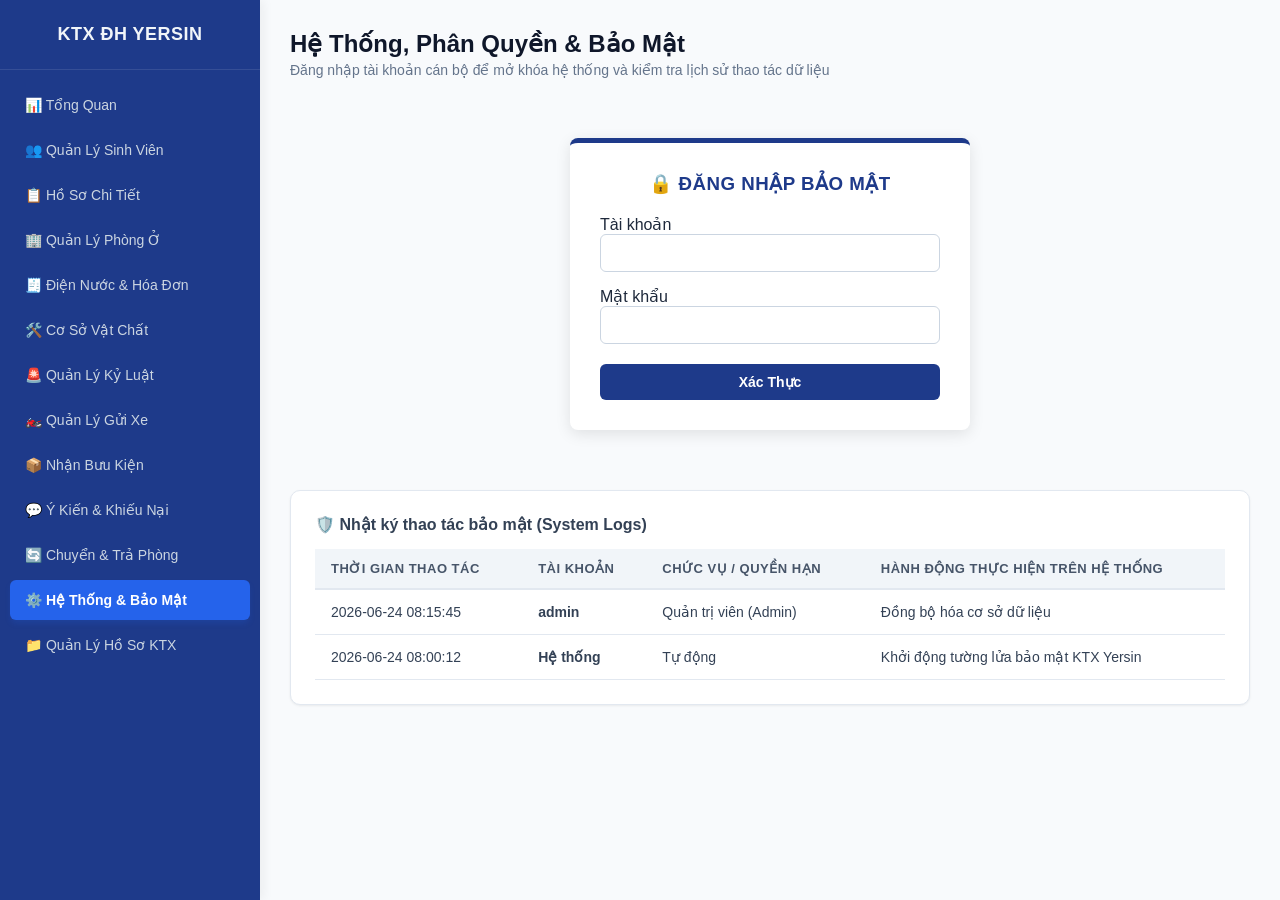
<file: index.html>
<!DOCTYPE html>
<html lang="vi">
<head>
    <meta charset="UTF-8">
    <meta name="viewport" content="width=device-width, initial-scale=1.0">
    <title>KTX Yersin - Tổng Quan Hệ Thống</title>
    <link rel="stylesheet" href="css/style.css">
    <style>
        .dashboard-grid { display: grid; grid-template-columns: repeat(auto-fit, minmax(180px, 1fr)); gap: 15px; margin-top: 20px; }
        .card { background: #fff; padding: 20px; border-radius: 8px; box-shadow: 0 4px 6px -1px rgba(0,0,0,0.1); border-left: 5px solid #2563eb; }
        .card-room { border-left-color: #10b981; }
        .card-bill { border-left-color: #f59e0b; }
        .card-asset { border-left-color: #ec4899; }
        .card-violation { border-left-color: #ef4444; }
        .card-bike { border-left-color: #06b6d4; }
        .card-parcel { border-left-color: #a855f7; }
        .card-complaint { border-left-color: #f43f5e; }
        .card-move { border-left-color: #14b8a6; }
        .card h3 { color: #64748b; font-size: 11px; text-transform: uppercase; margin-bottom: 10px; }
        .card p { font-size: 24px; font-weight: bold; color: #1e293b; }
        .welcome-box { background: linear-gradient(135deg, #1e3a8a, #2563eb); color: white; padding: 25px; border-radius: 8px; margin-bottom: 25px; }
        .flex-container { display: flex; gap: 20px; margin-top: 20px; flex-wrap: wrap; }
        .sub-table { flex: 1; min-width: 300px; background: white; padding: 15px; border-radius: 8px; box-shadow: 0 2px 4px rgba(0,0,0,0.05); }
    </style>
</head>
<body>
    <div class="sidebar">
        <div class="logo"><h3>KTX ĐH YERSIN</h3></div>
        <ul>
            <li><a href="index.html" class="active">📊 Tổng Quan</a></li>
            <li><a href="sinhvien.html">👥 Quản Lý Sinh Viên</a></li>
            <li><a href="hososv.html">📋 Hồ Sơ Chi Tiết</a></li>
            <li><a href="phong.html">🏢 Quản Lý Phòng Ở</   a></li>
            <li><a href="hoadon.html">🧾 Điện Nước & Hóa Đơn</a></li>
            <li><a href="taisan.html">🛠️ Cơ Sở Vật Chất</a></li>
            <li><a href="kyluat.html">🚨 Quản Lý Kỷ Luật</a></li>
            <li><a href="guixe.html">🏍️ Quản Lý Gửi Xe</a></li>
            <li><a href="buukien.html">📦 Nhận Bưu Kiện</a></li>
            <li><a href="khieunai.html">💬 Ý Kiến & Khiếu Nại</a></li>
            <li><a href="chuyenphong.html">🔄 Chuyển & Trả Phòng</a></li>
            <li><a href="hethong.html">⚙️ Hệ Thống & Bảo Mật</a></li>
            <li><a href="quanlyhoso.html">📁 Quản Lý Hồ Sơ KTX</a></li>
        </ul>
    </div>

    <div class="main-content">
        <div class="welcome-box">
            <h2>Hệ thống Môi Trường KTX Đại học Yersin</h2>
            <p style="margin-top: 5px; opacity: 0.9;">Hệ thống quản trị thông minh: Môi trường quản lý toàn diện đời sống, tài sản, phương tiện, khiếu nại và bảo mật nội trú.</p>
        </div>

        <div class="header"><h2>Số Liệu Toàn Hệ Thống</h2></div>
        
        <div class="dashboard-grid">
            <div class="card"><h3>Sinh Viên</h3><p id="total-students">0</p></div>
            <div class="card card-room"><h3>Tổng Phòng</h3><p id="total-rooms">0</p></div>
            <div class="card card-bill"><h3>Hóa Đơn Treo</h3><p id="unpaid-bills">0</p></div>
            <div class="card card-asset"><h3>Thiết Bị Hỏng</h3><p id="broken-assets">0</p></div>
            <div class="card card-violation"><h3>Vi Phạm</h3><p id="total-violations">0</p></div>
            <div class="card card-bike"><h3>Xe Đăng Ký</h3><p id="total-bikes">0</p></div>
            <div class="card card-parcel"><h3>Bưu Kiện Tồn</h3><p id="pending-parcels">0</p></div>
            <div class="card card-complaint"><h3>Khiếu Nại Chưa Xử Lý</h3><p id="pending-complaints">0</p></div>
            <div class="card card-move"><h3>Yêu Cầu Chuyển Phòng</h3><p id="pending-moves">0</p></div>
        </div>

        <div class="flex-container">
            <div class="sub-table">
                <h3>🔔 Sinh viên mới thêm</h3>
                <table>
                    <thead><tr><th>MSSV</th><th>Họ Tên</th><th>Phòng</th></tr></thead>
                    <tbody id="recent-students"></tbody>
                </table>
            </div>
            <div class="sub-table">
                <h3>💬 Khiếu nại/Góp ý mới nhất</h3>
                <table>
                    <thead><tr><th>Phòng</th><th>Nội Dung</th><th>Trạng Thái</th></tr></thead>
                    <tbody id="recent-complaints"></tbody>
                </table>
            </div>
        </div>
    </div>

    <script>
        window.onload = function() {
            const user = JSON.parse(sessionStorage.getItem("currentUser"));
            if(!user) {
                alert("Vui lòng đăng nhập hệ thống!");
                window.location.href = "hethong.html";
                return;
            }

            const sv = JSON.parse(localStorage.getItem("sinhVienData")) || [];
            const phong = JSON.parse(localStorage.getItem("phongData")) || [];
            const hoadon = JSON.parse(localStorage.getItem("hoaDonData")) || [];
            const taisan = JSON.parse(localStorage.getItem("taiSanData")) || [];
            const kyluat = JSON.parse(localStorage.getItem("kyLuatData")) || [];
            const xe = JSON.parse(localStorage.getItem("guiXeData")) || [];
            const buukien = JSON.parse(localStorage.getItem("buuKienData")) || [];
            const khieunai = JSON.parse(localStorage.getItem("khieuNaiData")) || [];
            const chuyenphong = JSON.parse(localStorage.getItem("chuyenPhongData")) || [];

            document.getElementById("total-students").innerText = sv.length;
            document.getElementById("total-rooms").innerText = phong.length;
            document.getElementById("unpaid-bills").innerText = hoadon.filter(b => b.trangThai === "Chưa thanh toán").length;
            document.getElementById("broken-assets").innerText = taisan.filter(t => t.tinhTrang === "Hỏng / Cần sửa").length;
            document.getElementById("total-violations").innerText = kyluat.length;
            document.getElementById("total-bikes").innerText = xe.length;
            document.getElementById("pending-parcels").innerText = buukien.filter(p => p.trangThai === "Chờ lấy").length;
            document.getElementById("pending-complaints").innerText = khieunai.filter(c => c.trangThai === "Chưa xử lý").length;
            document.getElementById("pending-moves").innerText = chuyenphong.filter(m => m.trangThai === "Chờ duyệt").length;

            const recentSvBody = document.getElementById("recent-students");
            if(sv.length === 0) {
                recentSvBody.innerHTML = "<tr><td colspan='3' style='text-align:center;color:#94a3b8;'>Chưa có sinh viên</td></tr>";
            } else {
                sv.slice(-3).reverse().forEach(s => {
                    recentSvBody.innerHTML += `<tr><td>${s.mssv}</td><td>${s.hoTen}</td><td><b>${s.maPhong}</b></td></tr>`;
                });
            }

            const complaintBody = document.getElementById("recent-complaints");
            if(khieunai.length === 0) {
                complaintBody.innerHTML = "<tr><td colspan='3' style='text-align:center;color:#94a3b8;'>Không có khiếu nại mới</td></tr>";
            } else {
                khieunai.slice(-3).reverse().forEach(c => {
                    complaintBody.innerHTML += `<tr><td><b>${c.maPhong}</b></td><td>${c.noiDung}</td><td><span style="color:${c.trangThai==='Chưa xử lý'?'#ef4444':'#10b981'}">${c.trangThai}</span></td></tr>`;
                });
            }
        }
    </script>
</body>
</html>
</file>
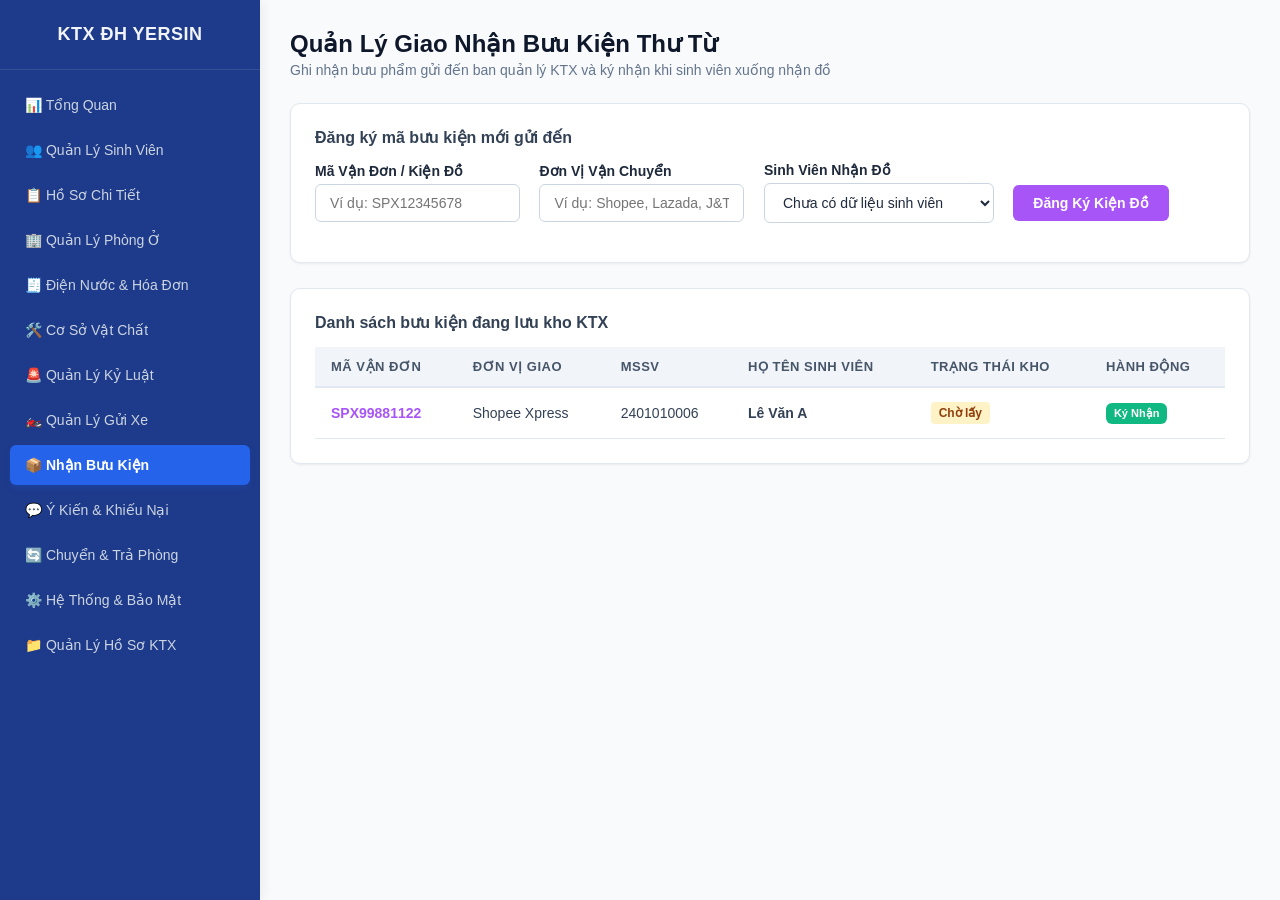
<file: buukien.html>
<!DOCTYPE html>
<html lang="vi">
<head>
    <meta charset="UTF-8">
    <meta name="viewport" content="width=device-width, initial-scale=1.0">
    <title>KTX Yersin - Nhận Bưu Kiện</title>
    <link rel="stylesheet" href="css/style.css">
    <style>
        .badge-waiting { background-color: #fef3c7; color: #92400e; }
        .badge-received { background-color: #d1fae5; color: #065f46; }
    </style>
</head>
<body>
    <div class="sidebar">
        <div class="logo"><h3>KTX ĐH YERSIN</h3></div>
        <ul>
            <li><a href="index.html">📊 Tổng Quan</a></li>
            <li><a href="sinhvien.html">👥 Quản Lý Sinh Viên</a></li>
            <li><a href="hososv.html">📋 Hồ Sơ Chi Tiết</a></li>
            <li><a href="phong.html">🏢 Quản Lý Phòng Ở</a></li>
            <li><a href="hoadon.html">🧾 Điện Nước & Hóa Đơn</a></li>
            <li><a href="taisan.html">🛠️ Cơ Sở Vật Chất</a></li>
            <li><a href="kyluat.html">🚨 Quản Lý Kỷ Luật</a></li>
            <li><a href="guixe.html">🏍️ Quản Lý Gửi Xe</a></li>
            <li><a href="buukien.html" class="active">📦 Nhận Bưu Kiện</a></li>
            <li><a href="khieunai.html">💬 Ý Kiến & Khiếu Nại</a></li>
            <li><a href="chuyenphong.html">🔄 Chuyển & Trả Phòng</a></li>
            <li><a href="hethong.html">⚙️ Hệ Thống & Bảo Mật</a></li>
            <li><a href="quanlyhoso.html">📁 Quản Lý Hồ Sơ KTX</a></li>
        </ul>
    </div>

    <div class="main-content">
        <div class="header">
            <h2>Quản Lý Giao Nhận Bưu Kiện Thư Từ</h2>
            <p>Ghi nhận bưu phẩm gửi đến ban quản lý KTX và ký nhận khi sinh viên xuống nhận đồ</p>
        </div>

        <div class="form-container">
            <h3>Đăng ký mã bưu kiện mới gửi đến</h3>
            <div style="margin-top: 15px;">
                <div style="display:inline-block; margin-right:15px; margin-bottom:15px;">
                    <label style="display:block; margin-bottom:5px; font-weight:600; font-size:14px;">Mã Vận Đơn / Kiện Đồ</label>
                    <input type="text" id="bk-mavandon" placeholder="Ví dụ: SPX12345678">
                </div>
                <div style="display:inline-block; margin-right:15px; margin-bottom:15px;">
                    <label style="display:block; margin-bottom:5px; font-weight:600; font-size:14px;">Đơn Vị Vận Chuyển</label>
                    <input type="text" id="bk-dv" placeholder="Ví dụ: Shopee, Lazada, J&T">
                </div>
                <div style="display:inline-block; margin-right:15px; margin-bottom:15px;">
                    <label style="display:block; margin-bottom:5px; font-weight:600; font-size:14px;">Sinh Viên Nhận Đồ</label>
                    <select id="bk-mssv" style="width:230px;"></select>
                </div>
                <button type="button" class="btn" onclick="themBuuKien()" style="background-color:#a855f7;">Đăng Ký Kiện Đồ</button>
            </div>
        </div>

        <div class="table-container">
            <h3>Danh sách bưu kiện đang lưu kho KTX</h3>
            <table>
                <thead>
                    <tr>
                        <th>Mã Vận Đơn</th>
                        <th>Đơn Vị Giao</th>
                        <th>MSSV</th>
                        <th>Họ Tên Sinh Viên</th>
                        <th>Trạng Thái Kho</th>
                        <th>Hành Động</th>
                    </tr>
                </thead>
                <tbody id="buukien-table-body"></tbody>
            </table>
        </div>
    </div>
    <script src="js/buukien.js"></script>
</body>
</html>
</file>
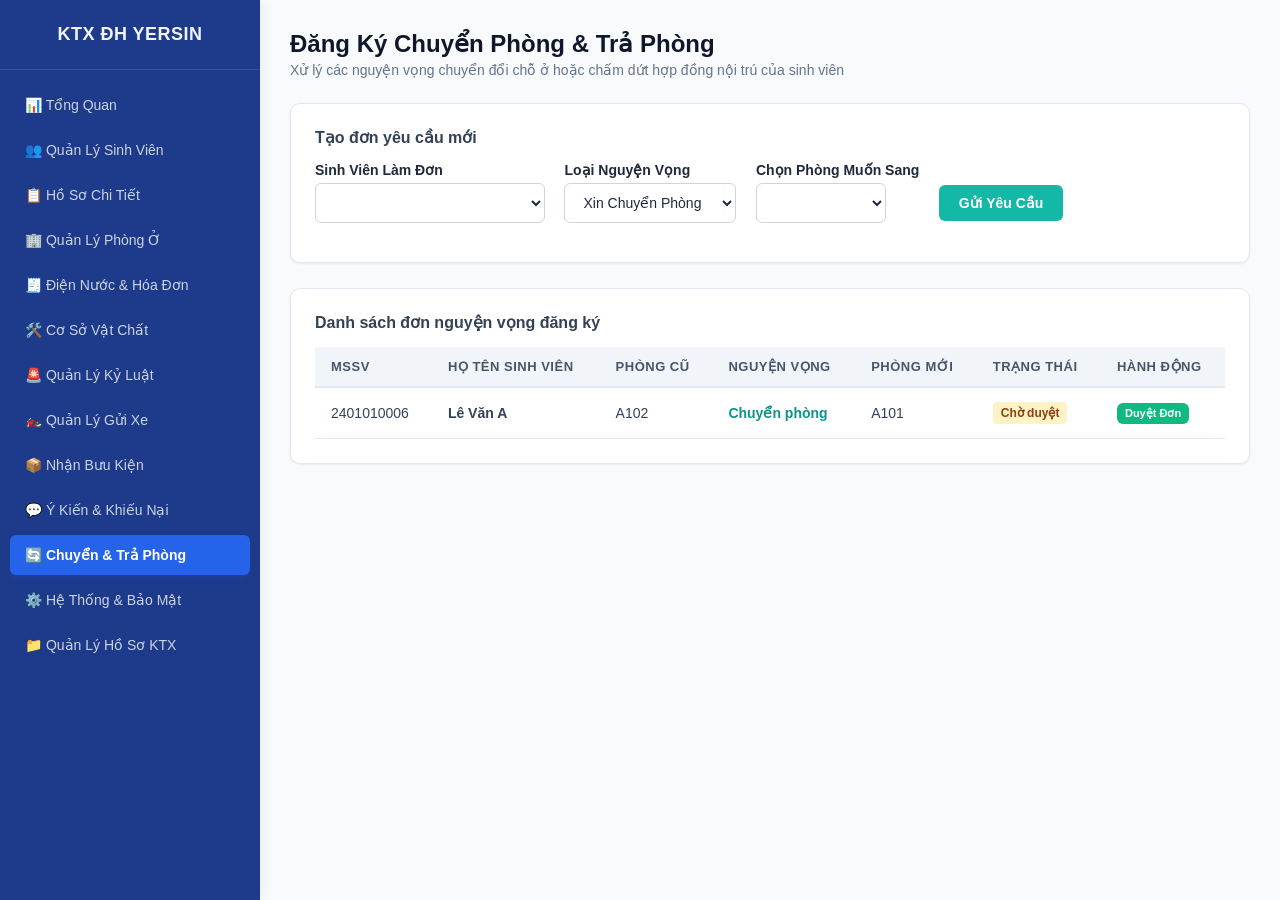
<file: chuyenphong.html>
<!DOCTYPE html>
<html lang="vi">
<head>
    <meta charset="UTF-8">
    <meta name="viewport" content="width=device-width, initial-scale=1.0">
    <title>KTX Yersin - Chuyển & Trả Phòng</title>
    <link rel="stylesheet" href="css/style.css">
    <style>
        .badge-wait { background-color: #fef3c7; color: #92400e; }
        .badge-approved { background-color: #d1fae5; color: #065f46; }
    </style>
</head>
<body>
    <div class="sidebar">
        <div class="logo"><h3>KTX ĐH YERSIN</h3></div>
        <ul>
            <li><a href="index.html">📊 Tổng Quan</a></li>
            <li><a href="sinhvien.html">👥 Quản Lý Sinh Viên</a></li>
            <li><a href="hososv.html">📋 Hồ Sơ Chi Tiết</a></li>
            <li><a href="phong.html">🏢 Quản Lý Phòng Ở</a></li>
            <li><a href="hoadon.html">🧾 Điện Nước & Hóa Đơn</a></li>
            <li><a href="taisan.html">🛠️ Cơ Sở Vật Chất</a></li>
            <li><a href="kyluat.html">🚨 Quản Lý Kỷ Luật</a></li>
            <li><a href="guixe.html">🏍️ Quản Lý Gửi Xe</a></li>
            <li><a href="buukien.html">📦 Nhận Bưu Kiện</a></li>
            <li><a href="khieunai.html">💬 Ý Kiến & Khiếu Nại</a></li>
            <li><a href="chuyenphong.html" class="active">🔄 Chuyển & Trả Phòng</a></li>
            <li><a href="hethong.html">⚙️ Hệ Thống & Bảo Mật</a></li>
            <li><a href="quanlyhoso.html">📁 Quản Lý Hồ Sơ KTX</a></li>
        </ul>
    </div>

    <div class="main-content">
        <div class="header">
            <h2>Đăng Ký Chuyển Phòng & Trả Phòng</h2>
            <p>Xử lý các nguyện vọng chuyển đổi chỗ ở hoặc chấm dứt hợp đồng nội trú của sinh viên</p>
        </div>

        <div class="form-container">
            <h3>Tạo đơn yêu cầu mới</h3>
            <div style="margin-top: 15px;">
                <div style="display:inline-block; margin-right:15px; margin-bottom:15px;">
                    <label style="display:block; margin-bottom:5px; font-weight:600; font-size:14px;">Sinh Viên Làm Đơn</label>
                    <select id="cp-mssv" style="width:230px;"></select>
                </div>
                <div style="display:inline-block; margin-right:15px; margin-bottom:15px;">
                    <label style="display:block; margin-bottom:5px; font-weight:600; font-size:14px;">Loại Nguyện Vọng</label>
                    <select id="cp-loai" onchange="toggleRoomSelect()">
                        <option value="Chuyển phòng">Xin Chuyển Phòng</option>
                        <option value="Trả phòng">Xin Trả Phòng KTX</option>
                    </select>
                </div>
                <div id="div-phongmoi" style="display:inline-block; margin-right:15px; margin-bottom:15px;">
                    <label style="display:block; margin-bottom:5px; font-weight:600; font-size:14px;">Chọn Phòng Muốn Sang</label>
                    <select id="cp-phongmoi" style="width:130px;"></select>
                </div>
                <button type="button" class="btn" onclick="themYeuCauChuyen()" style="background-color:#14b8a6;">Gửi Yêu Cầu</button>
            </div>
        </div>

        <div class="table-container">
            <h3>Danh sách đơn nguyện vọng đăng ký</h3>
            <table>
                <thead>
                    <tr>
                        <th>MSSV</th>
                        <th>Họ Tên Sinh Viên</th>
                        <th>Phòng Cũ</th>
                        <th>Nguyện Vọng</th>
                        <th>Phòng Mới</th>
                        <th>Trạng Thái</th>
                        <th>Hành Động</th>
                    </tr>
                </thead>
                <tbody id="cp-table-body"></tbody>
            </table>
        </div>
    </div>
    <script src="js/chuyenphong.js"></script>
</body>
</html>
</file>
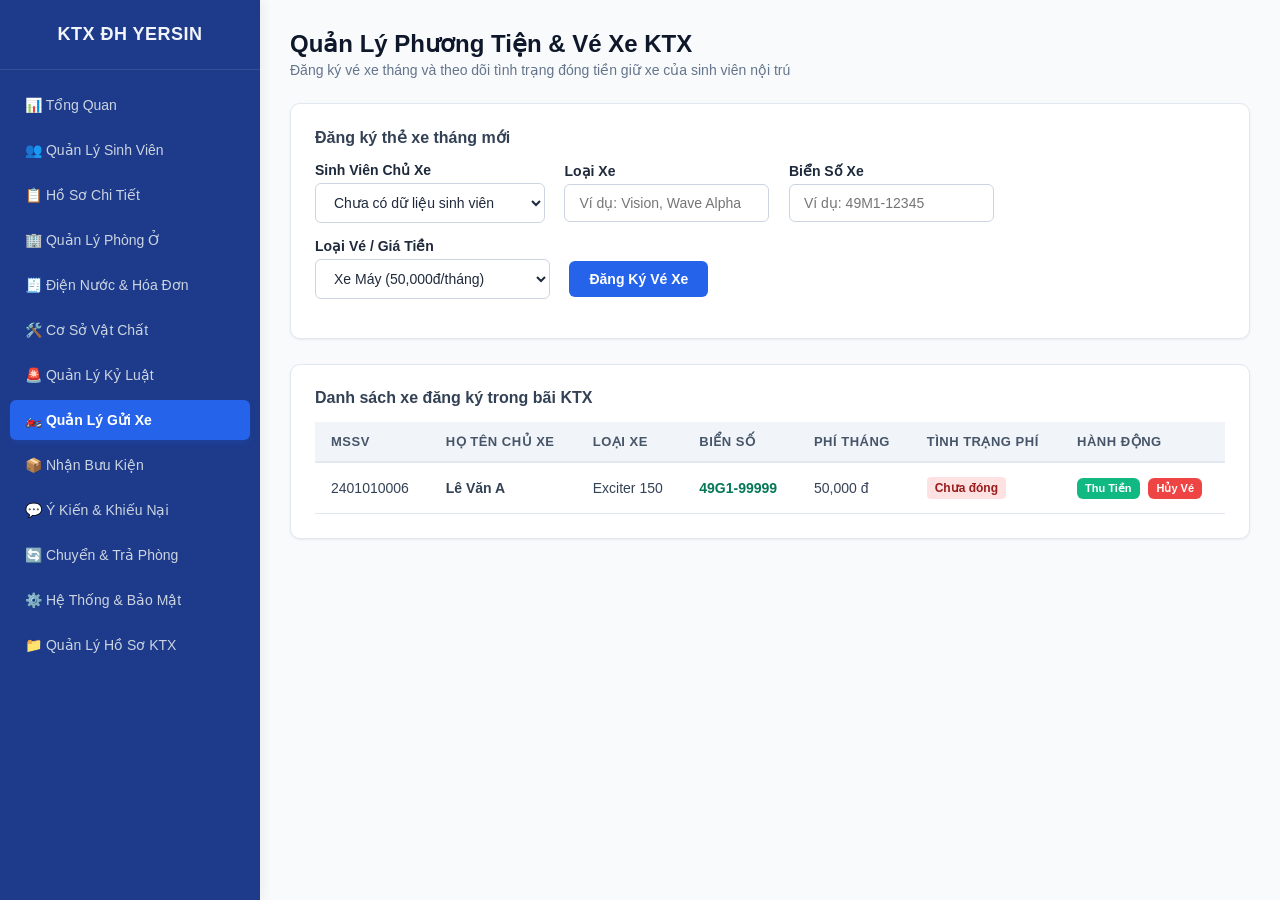
<file: guixe.html>
<!DOCTYPE html>
<html lang="vi">
<head>
    <meta charset="UTF-8">
    <meta name="viewport" content="width=device-width, initial-scale=1.0">
    <title>KTX Yersin - Quản Lý Gửi Xe</title>
    <link rel="stylesheet" href="css/style.css">
    <style>
        .badge-paid { background-color: #d1fae5; color: #065f46; }
        .badge-unpaid { background-color: #fee2e2; color: #991b1b; }
    </style>
</head>
<body>
    <div class="sidebar">
        <div class="logo"><h3>KTX ĐH YERSIN</h3></div>
        <ul>
            <li><a href="index.html">📊 Tổng Quan</a></li>
            <li><a href="sinhvien.html">👥 Quản Lý Sinh Viên</a></li>
            <li><a href="hososv.html">📋 Hồ Sơ Chi Tiết</a></li>
            <li><a href="phong.html">🏢 Quản Lý Phòng Ở</a></li>
            <li><a href="hoadon.html">🧾 Điện Nước & Hóa Đơn</a></li>
            <li><a href="taisan.html">🛠️ Cơ Sở Vật Chất</a></li>
            <li><a href="kyluat.html">🚨 Quản Lý Kỷ Luật</a></li>
            <li><a href="guixe.html" class="active">🏍️ Quản Lý Gửi Xe</a></li>
            <li><a href="buukien.html">📦 Nhận Bưu Kiện</a></li>
            <li><a href="khieunai.html">💬 Ý Kiến & Khiếu Nại</a></li>
            <li><a href="chuyenphong.html">🔄 Chuyển & Trả Phòng</a></li>
            <li><a href="hethong.html">⚙️ Hệ Thống & Bảo Mật</a></li>
            <li><a href="quanlyhoso.html">📁 Quản Lý Hồ Sơ KTX</a></li>
        </ul>
    </div>

    <div class="main-content">
        <div class="header">
            <h2>Quản Lý Phương Tiện & Vé Xe KTX</h2>
            <p>Đăng ký vé xe tháng và theo dõi tình trạng đóng tiền giữ xe của sinh viên nội trú</p>
        </div>

        <div class="form-container">
            <h3>Đăng ký thẻ xe tháng mới</h3>
            <div style="margin-top: 15px;">
                <div class="form-group" style="display: inline-block; margin-right: 15px; margin-bottom: 15px;">
                    <label style="display: block; margin-bottom: 5px; font-weight: 600; font-size: 14px;">Sinh Viên Chủ Xe</label>
                    <select id="xe-mssv" style="width:230px !important;"></select>
                </div>
                <div class="form-group" style="display: inline-block; margin-right: 15px; margin-bottom: 15px;">
                    <label style="display: block; margin-bottom: 5px; font-weight: 600; font-size: 14px;">Loại Xe</label>
                    <input type="text" id="loaiXe" placeholder="Ví dụ: Vision, Wave Alpha">
                </div>
                <div class="form-group" style="display: inline-block; margin-right: 15px; margin-bottom: 15px;">
                    <label style="display: block; margin-bottom: 5px; font-weight: 600; font-size: 14px;">Biển Số Xe</label>
                    <input type="text" id="bienSo" placeholder="Ví dụ: 49M1-12345">
                </div>
                <div class="form-group" style="display: inline-block; margin-right: 15px; margin-bottom: 15px;">
                    <label style="display: block; margin-bottom: 5px; font-weight: 600; font-size: 14px;">Loại Vé / Giá Tiền</label>
                    <select id="phiGui">
                        <option value="50000">Xe Máy (50,000đ/tháng)</option>
                        <option value="20000">Xe Đạp Điện (20,000đ/tháng)</option>
                    </select>
                </div>
                <button type="button" class="btn" onclick="themXe()">Đăng Ký Vé Xe</button>
            </div>
        </div>

        <div class="table-container">
            <h3>Danh sách xe đăng ký trong bãi KTX</h3>
            <table>
                <thead>
                    <tr>
                        <th>MSSV</th>
                        <th>Họ Tên Chủ Xe</th>
                        <th>Loại Xe</th>
                        <th>Biển Số</th>
                        <th>Phí Tháng</th>
                        <th>Tình Trạng Phí</th>
                        <th>Hành động</th>
                    </tr>
                </thead>
                <tbody id="xe-table-body"></tbody>
            </table>
        </div>
    </div>
    <script src="js/guixe.js"></script>
</body>
</html>
</file>
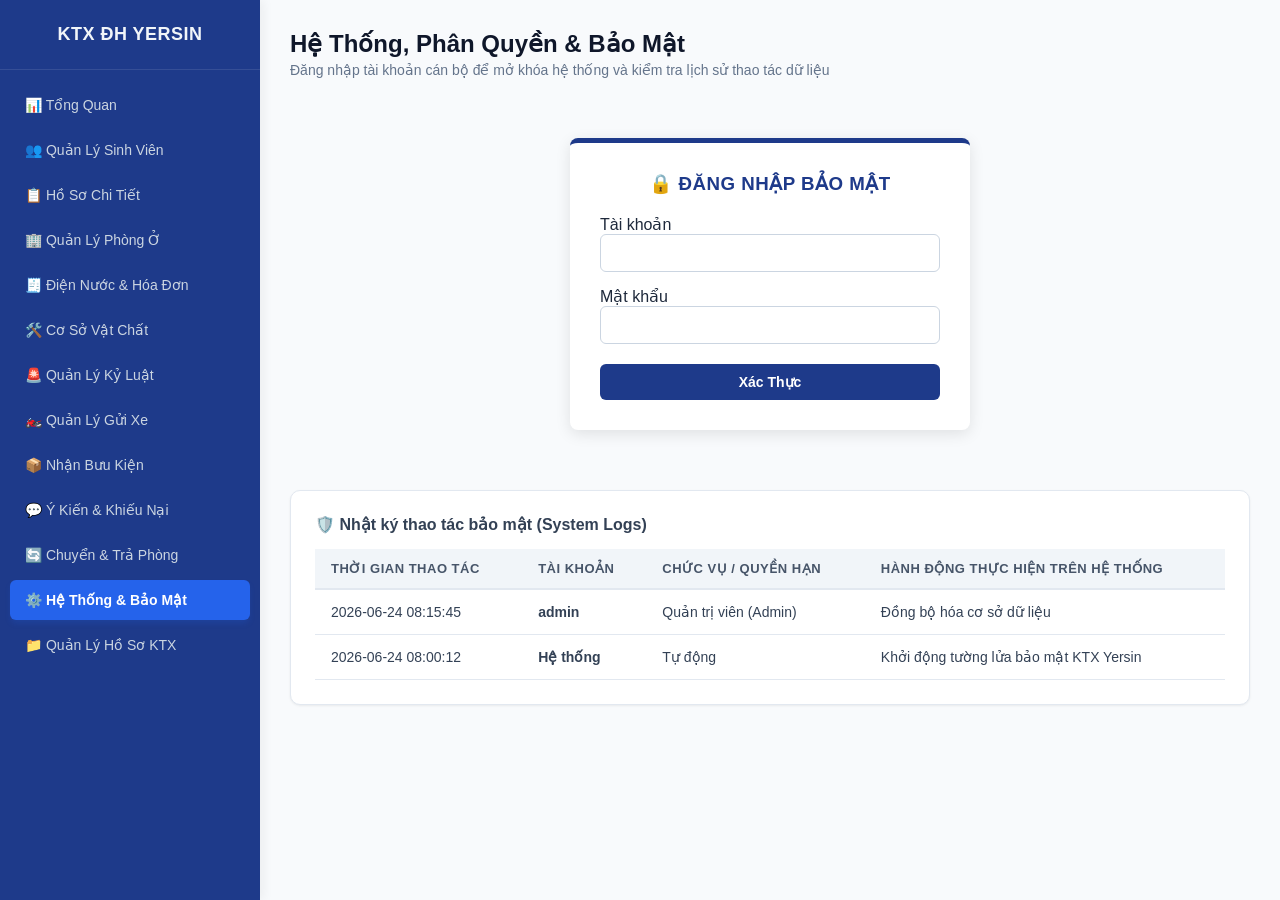
<file: hethong.html>
<!DOCTYPE html>
<html lang="vi">
<head>
    <meta charset="UTF-8">
    <meta name="viewport" content="width=device-width, initial-scale=1.0">
    <title>KTX Yersin - Hệ Thống & Bảo Mật</title>
    <link rel="stylesheet" href="css/style.css">
    <style>
        .login-box { max-width: 400px; margin: 60px auto; background: white; padding: 30px; border-radius: 8px; box-shadow: 0 4px 15px rgba(0,0,0,0.1); border-top: 5px solid #1e3a8a; }
        .login-box h3 { margin-bottom: 20px; text-align: center; color: #1e3a8a; font-weight: 700; letter-spacing: 0.5px; }
        .info-user { background: #f1f5f9; padding: 15px; border-radius: 6px; margin-top: 15px; border-left: 4px solid #10b981; }
    </style>
</head>
<body>
    <div class="sidebar">
        <div class="logo"><h3>KTX ĐH YERSIN</h3></div>
        <ul>
            <li><a href="index.html">📊 Tổng Quan</a></li>
            <li><a href="sinhvien.html">👥 Quản Lý Sinh Viên</a></li>
            <li><a href="hososv.html">📋 Hồ Sơ Chi Tiết</a></li>
            <li><a href="phong.html">🏢 Quản Lý Phòng Ở</a></li>
            <li><a href="hoadon.html">🧾 Điện Nước & Hóa Đơn</a></li>
            <li><a href="taisan.html">🛠️ Cơ Sở Vật Chất</a></li>
            <li><a href="kyluat.html">🚨 Quản Lý Kỷ Luật</a></li>
            <li><a href="guixe.html">🏍️ Quản Lý Gửi Xe</a></li>
            <li><a href="buukien.html">📦 Nhận Bưu Kiện</a></li>
            <li><a href="khieunai.html">💬 Ý Kiến & Khiếu Nại</a></li>
            <li><a href="chuyenphong.html">🔄 Chuyển & Trả Phòng</a></li>
            <li><a href="hethong.html" class="active">⚙️ Hệ Thống & Bảo Mật</a></li>
            <li><a href="quanlyhoso.html">📁 Quản Lý Hồ Sơ KTX</a></li>
        </ul>
    </div>

    <div class="main-content">
        <div class="header">
            <h2>Hệ Thống, Phân Quyền & Bảo Mật</h2>
            <p>Đăng nhập tài khoản cán bộ để mở khóa hệ thống và kiểm tra lịch sử thao tác dữ liệu</p>
        </div>
        
        <div id="auth-area"></div>

        <div class="table-container" style="margin-top:25px;">
            <h3>🛡️ Nhật ký thao tác bảo mật (System Logs)</h3>
            <table>
                <thead>
                    <tr>
                        <th>Thời Gian Thao Tác</th>
                        <th>Tài Khoản</th>
                        <th>Chức Vụ / Quyền Hạn</th>
                        <th>Hành Động Thực Hiện Trên Hệ Thống</th>
                    </tr>
                </thead>
                <tbody id="log-table-body"></tbody>
            </table>
        </div>
    </div>
    <script src="js/hethong.js"></script>
</body>
</html>
</file>
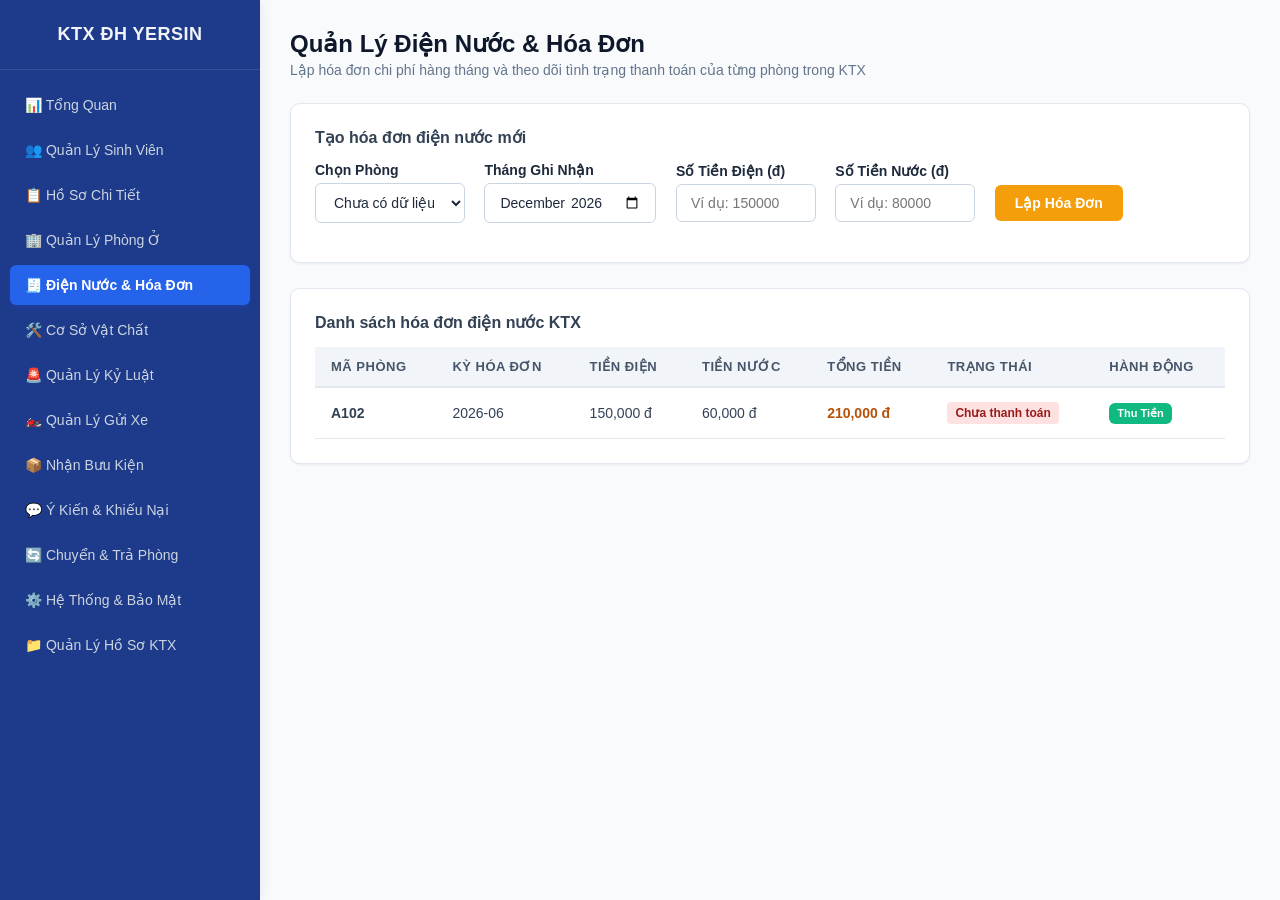
<file: hoadon.html>
<!DOCTYPE html>
<html lang="vi">
<head>
    <meta charset="UTF-8">
    <meta name="viewport" content="width=device-width, initial-scale=1.0">
    <title>KTX Yersin - Điện Nước & Hóa Đơn</title>
    <link rel="stylesheet" href="css/style.css">
    <style>
        .badge-unpaid { background-color: #fee2e2; color: #991b1b; }
        .badge-paid { background-color: #d1fae5; color: #065f46; }
    </style>
</head>
<body>
    <div class="sidebar">
        <div class="logo"><h3>KTX ĐH YERSIN</h3></div>
        <ul>
            <li><a href="index.html">📊 Tổng Quan</a></li>
            <li><a href="sinhvien.html">👥 Quản Lý Sinh Viên</a></li>
            <li><a href="hososv.html">📋 Hồ Sơ Chi Tiết</a></li>
            <li><a href="phong.html">🏢 Quản Lý Phòng Ở</a></li>
            <li><a href="hoadon.html" class="active">🧾 Điện Nước & Hóa Đơn</a></li>
            <li><a href="taisan.html">🛠️ Cơ Sở Vật Chất</a></li>
            <li><a href="kyluat.html">🚨 Quản Lý Kỷ Luật</a></li>
            <li><a href="guixe.html">🏍️ Quản Lý Gửi Xe</a></li>
            <li><a href="buukien.html">📦 Nhận Bưu Kiện</a></li>
            <li><a href="khieunai.html">💬 Ý Kiến & Khiếu Nại</a></li>
            <li><a href="chuyenphong.html">🔄 Chuyển & Trả Phòng</a></li>
            <li><a href="hethong.html">⚙️ Hệ Thống & Bảo Mật</a></li>
            <li><a href="quanlyhoso.html">📁 Quản Lý Hồ Sơ KTX</a></li>
        </ul>
    </div>

    <div class="main-content">
        <div class="header">
            <h2>Quản Lý Điện Nước & Hóa Đơn</h2>
            <p>Lập hóa đơn chi phí hàng tháng và theo dõi tình trạng thanh toán của từng phòng trong KTX</p>
        </div>

        <div class="form-container">
            <h3>Tạo hóa đơn điện nước mới</h3>
            <div style="margin-top: 15px;">
                <div style="display:inline-block; margin-right:15px; margin-bottom:15px;">
                    <label style="display:block; margin-bottom:5px; font-weight:600; font-size:14px;">Chọn Phòng</label>
                    <select id="hd-phong" style="width:150px;"></select>
                </div>
                <div style="display:inline-block; margin-right:15px; margin-bottom:15px;">
                    <label style="display:block; margin-bottom:5px; font-weight:600; font-size:14px;">Tháng Ghi Nhận</label>
                    <input type="month" id="hd-thang">
                </div>
                <div style="display:inline-block; margin-right:15px; margin-bottom:15px;">
                    <label style="display:block; margin-bottom:5px; font-weight:600; font-size:14px;">Số Tiền Điện (đ)</label>
                    <input type="number" id="hd-tiendien" placeholder="Ví dụ: 150000" style="width:140px;">
                </div>
                <div style="display:inline-block; margin-right:15px; margin-bottom:15px;">
                    <label style="display:block; margin-bottom:5px; font-weight:600; font-size:14px;">Số Tiền Nước (đ)</label>
                    <input type="number" id="hd-tiennuoc" placeholder="Ví dụ: 80000" style="width:140px;">
                </div>
                <button type="button" class="btn" onclick="themHoaDon()" style="background-color:#f59e0b;">Lập Hóa Đơn</button>
            </div>
        </div>

        <div class="table-container">
            <h3>Danh sách hóa đơn điện nước KTX</h3>
            <table>
                <thead>
                    <tr>
                        <th>Mã Phòng</th>
                        <th>Kỳ Hóa Đơn</th>
                        <th>Tiền Điện</th>
                        <th>Tiền Nước</th>
                        <th>Tổng Tiền</th>
                        <th>Trạng Thái</th>
                        <th>Hành Động</th>
                    </tr>
                </thead>
                <tbody id="hd-table-body"></tbody>
            </table>
        </div>
    </div>
    <script src="js/hoadon.js"></script>
</body>
</html>
</file>
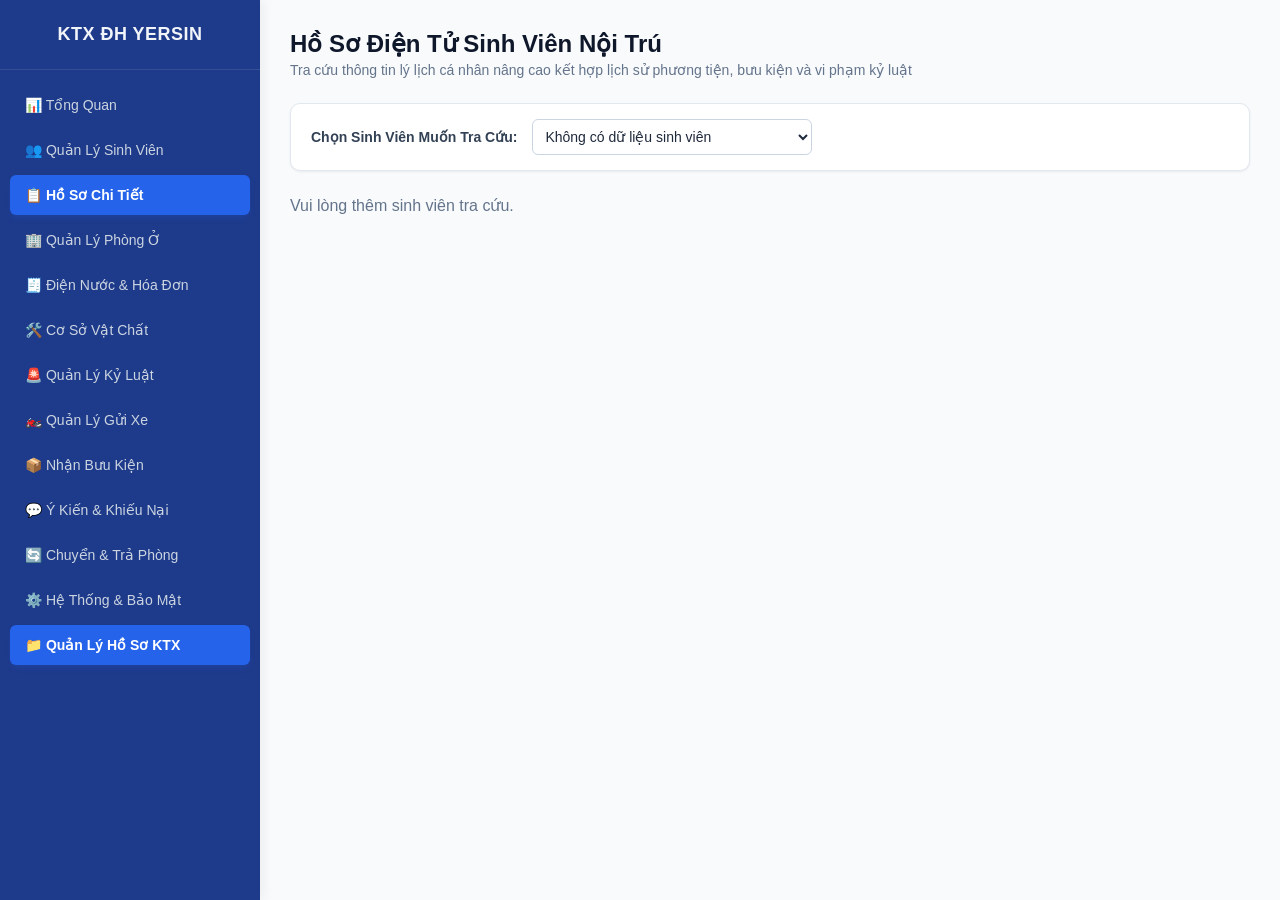
<file: hososv.html>
<!DOCTYPE html>
<html lang="vi">
<head>
    <meta charset="UTF-8">
    <meta name="viewport" content="width=device-width, initial-scale=1.0">
    <title>KTX Yersin - Hồ Sơ Chi Tiết Sinh Viên</title>
    <link rel="stylesheet" href="css/style.css">
    <style>
        .profile-container { display: flex; gap: 20px; margin-top: 20px; flex-wrap: wrap; }
        .profile-card { background: white; padding: 25px; border-radius: 8px; box-shadow: 0 4px 6px rgba(0,0,0,0.05); flex: 1; min-width: 300px; text-align: center; height: fit-content; }
        .profile-details { background: white; padding: 25px; border-radius: 8px; box-shadow: 0 4px 6px rgba(0,0,0,0.05); flex: 2; min-width: 400px; position: relative; }
        .avatar-placeholder { width: 120px; height: 120px; background: #e2e8f0; border-radius: 50%; margin: 0 auto 15px; display: flex; align-items: center; justify-content: center; font-size: 48px; color: #64748b; border: 4px solid #2563eb; }
        .info-row { display: flex; justify-content: space-between; padding: 10px 0; border-bottom: 1px dashed #e2e8f0; }
        .info-row span:first-child { color: #64748b; font-weight: 500; }
        .info-row span:last-child { color: #1e293b; font-weight: 600; }
        .section-title { margin-top: 25px; color: #1e3a8a; border-left: 4px solid #2563eb; padding-left: 10px; font-size: 15px; margin-bottom: 10px; font-weight: bold; text-transform: uppercase; }
        .section-title:first-child { margin-top: 0; }
        
        /* CSS cho Hộp thoại cập nhật (Modal Pop-up) */
        .modal { display: none; position: fixed; z-index: 1000; left: 0; top: 0; width: 100%; height: 100%; background-color: rgba(0,0,0,0.4); }
        .modal-content { background-color: #fff; margin: 10% auto; padding: 25px; border-radius: 8px; width: 400px; box-shadow: 0 4px 20px rgba(0,0,0,0.15); }
        .modal-content h3 { margin-bottom: 15px; color: #1e3a8a; }
        .modal-content .form-group { margin-bottom: 12px; text-align: left; }
        .modal-content label { display: block; margin-bottom: 5px; font-weight: 600; font-size: 13px; color: #475569; }
        .modal-content input { width: 100%; padding: 8px; border: 1px solid #cbd5e1; border-radius: 6px; box-sizing: border-box; }
        .modal-actions { display: flex; gap: 10px; margin-top: 20px; justify-content: flex-end; }
    </style>
</head>
<body>
    <div class="sidebar">
        <div class="logo"><h3>KTX ĐH YERSIN</h3></div>
        <ul>
            <li><a href="index.html">📊 Tổng Quan</a></li>
            <li><a href="sinhvien.html">👥 Quản Lý Sinh Viên</a></li>
            <li><a href="hososv.html" class="active">📋 Hồ Sơ Chi Tiết</a></li>
            <li><a href="phong.html">🏢 Quản Lý Phòng Ở</a></li>
            <li><a href="hoadon.html">🧾 Điện Nước & Hóa Đơn</a></li>
            <li><a href="taisan.html">🛠️ Cơ Sở Vật Chất</a></li>
            <li><a href="kyluat.html">🚨 Quản Lý Kỷ Luật</a></li>
            <li><a href="guixe.html">🏍️ Quản Lý Gửi Xe</a></li>
            <li><a href="buukien.html">📦 Nhận Bưu Kiện</a></li>
            <li><a href="khieunai.html">💬 Ý Kiến & Khiếu Nại</a></li>
            <li><a href="chuyenphong.html">🔄 Chuyển & Trả Phòng</a></li>
            <li><a href="hethong.html">⚙️ Hệ Thống & Bảo Mật</a></li>
            <li><a href="quanlyhoso.html" class="active">📁 Quản Lý Hồ Sơ KTX</a></li>
        </ul>
    </div>

    <div class="main-content">
        <div class="header">
            <h2>Hồ Sơ Điện Tử Sinh Viên Nội Trú</h2>
            <p>Tra cứu thông tin lý lịch cá nhân nâng cao kết hợp lịch sử phương tiện, bưu kiện và vi phạm kỷ luật</p>
        </div>

        <div class="form-container" style="margin-bottom: 25px; padding: 15px 20px;">
            <div style="display: flex; align-items: center; gap: 15px;">
                <label style="font-weight: 600; font-size: 14px; color: #334155;">Chọn Sinh Viên Muốn Tra Cứu:</label>
                <select id="select-sv-profile" onchange="loadStudentProfile()" style="width: 280px; padding: 8px; border-radius: 6px; border: 1px solid #cbd5e1; font-weight: 500;"></select>
            </div>
        </div>

        <div class="profile-container" id="profile-content"></div>
    </div>

    <div id="updateModal" class="modal">
        <div class="modal-content">
            <h3>✏️ Cập Nhật Lý Lịch</h3>
            <input type="hidden" id="edit-mssv">
            <div class="form-group">
                <label>Lớp học sinh hoạt:</label>
                <input type="text" id="edit-lop" placeholder="Ví dụ: CNTT K24">
            </div>
            <div class="form-group">
                <label>Ngày sinh:</label>
                <input type="date" id="edit-ngaySinh">
            </div>
            <div class="form-group">
                <label>Số điện thoại:</label>
                <input type="text" id="edit-sdt" placeholder="Ví dụ: 0912345678">
            </div>
            <div class="form-group">
                <label>Quê quán:</label>
                <input type="text" id="edit-queQuan" placeholder="Ví dụ: Đà Lạt, Lâm Đồng">
            </div>
            <div class="modal-actions">
                <button class="btn" style="background:#64748b;" onclick="closeModal()">Hủy</button>
                <button class="btn" style="background:#2563eb;" onclick="saveProfileData()">Lưu Lại</button>
            </div>
        </div>
    </div>

    <script src="js/hososv.js"></script>
</body>
</html>
</file>
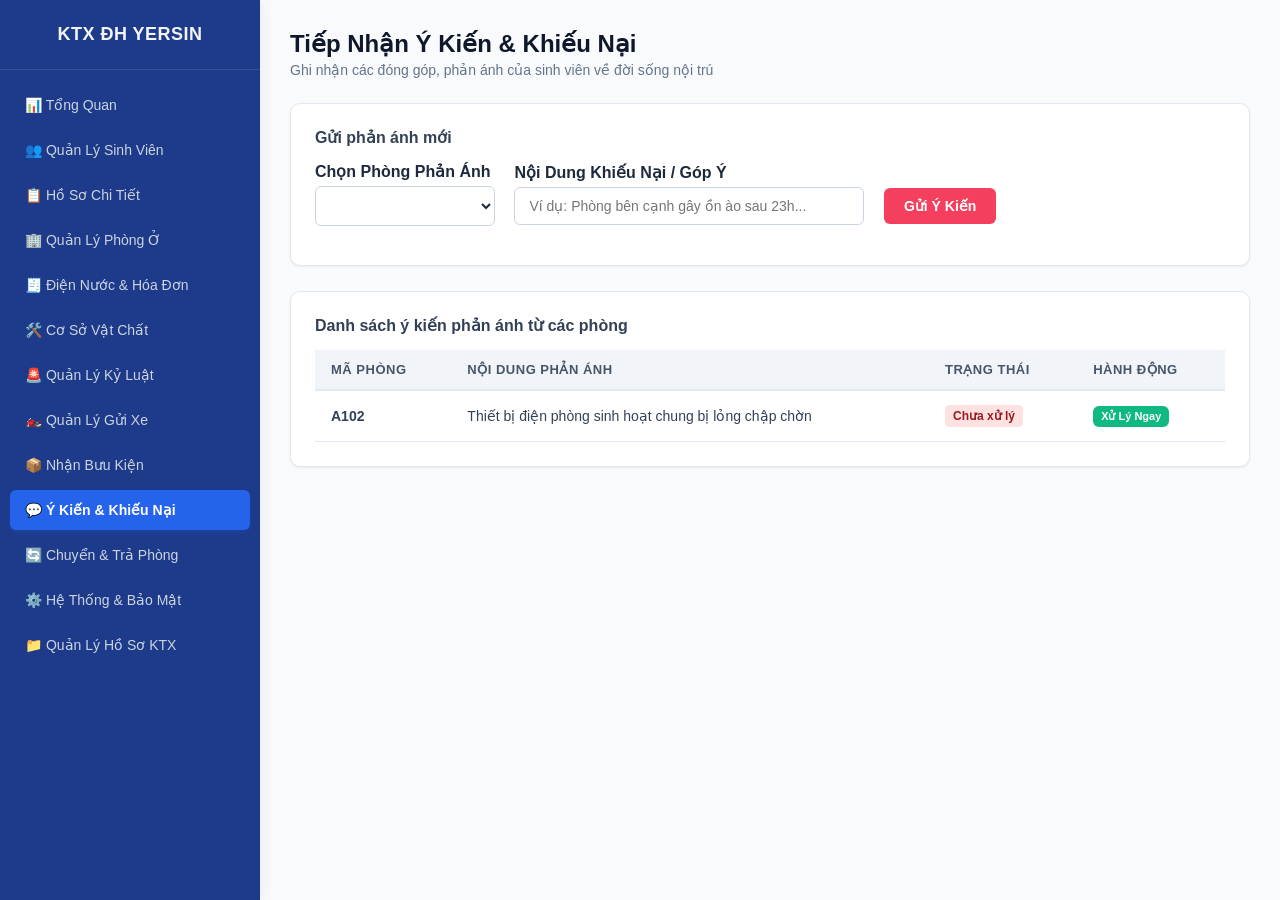
<file: khieunai.html>
<!DOCTYPE html>
<html lang="vi">
<head>
    <meta charset="UTF-8">
    <meta name="viewport" content="width=device-width, initial-scale=1.0">
    <title>KTX Yersin - Ý Kiến & Khiếu Nại</title>
    <link rel="stylesheet" href="css/style.css">
    <style>
        .badge-pending { background-color: #fee2e2; color: #991b1b; }
        .badge-success { background-color: #d1fae5; color: #065f46; }
    </style>
</head>
<body>
    <div class="sidebar">
        <div class="logo"><h3>KTX ĐH YERSIN</h3></div>
        <ul>
            <li><a href="index.html">📊 Tổng Quan</a></li>
            <li><a href="sinhvien.html">👥 Quản Lý Sinh Viên</a></li>
            <li><a href="hososv.html">📋 Hồ Sơ Chi Tiết</a></li>
            <li><a href="phong.html">🏢 Quản Lý Phòng Ở</a></li>
            <li><a href="hoadon.html">🧾 Điện Nước & Hóa Đơn</a></li>
            <li><a href="taisan.html">🛠️ Cơ Sở Vật Chất</a></li>
            <li><a href="kyluat.html">🚨 Quản Lý Kỷ Luật</a></li>
            <li><a href="guixe.html">🏍️ Quản Lý Gửi Xe</a></li>
            <li><a href="buukien.html">📦 Nhận Bưu Kiện</a></li>
            <li><a href="khieunai.html" class="active">💬 Ý Kiến & Khiếu Nại</a></li>
            <li><a href="chuyenphong.html">🔄 Chuyển & Trả Phòng</a></li>
            <li><a href="hethong.html">⚙️ Hệ Thống & Bảo Mật</a></li>
            <li><a href="quanlyhoso.html">📁 Quản Lý Hồ Sơ KTX</a></li>
        </ul>
    </div>
    <div class="main-content">
        <div class="header">
            <h2>Tiếp Nhận Ý Kiến & Khiếu Nại</h2>
            <p>Ghi nhận các đóng góp, phản ánh của sinh viên về đời sống nội trú</p>
        </div>
        <div class="form-container">
            <h3>Gửi phản ánh mới</h3>
            <div style="margin-top: 15px;">
                <div style="display:inline-block; margin-right:15px; margin-bottom:15px;">
                    <label style="display:block; margin-bottom:5px; font-weight:600;">Chọn Phòng Phản Ánh</label>
                    <select id="kn-phong" style="width:180px;"></select>
                </div>
                <div style="display:inline-block; margin-right:15px; margin-bottom:15px;">
                    <label style="display:block; margin-bottom:5px; font-weight:600;">Nội Dung Khiếu Nại / Góp Ý</label>
                    <input type="text" id="kn-noidung" placeholder="Ví dụ: Phòng bên cạnh gây ồn ào sau 23h..." style="width:350px;">
                </div>
                <button type="button" class="btn" onclick="themKhieuNai()" style="background-color:#f43f5e;">Gửi Ý Kiến</button>
            </div>
        </div>
        <div class="table-container">
            <h3>Danh sách ý kiến phản ánh từ các phòng</h3>
            <table>
                <thead><tr><th>Mã Phòng</th><th>Nội Dung Phản Ánh</th><th>Trạng Thái</th><th>Hành Động</th></tr></thead>
                <tbody id="kn-table-body"></tbody>
            </table>
        </div>
    </div>
    <script src="js/khieunai.js"></script>
</body>
</html>
</file>
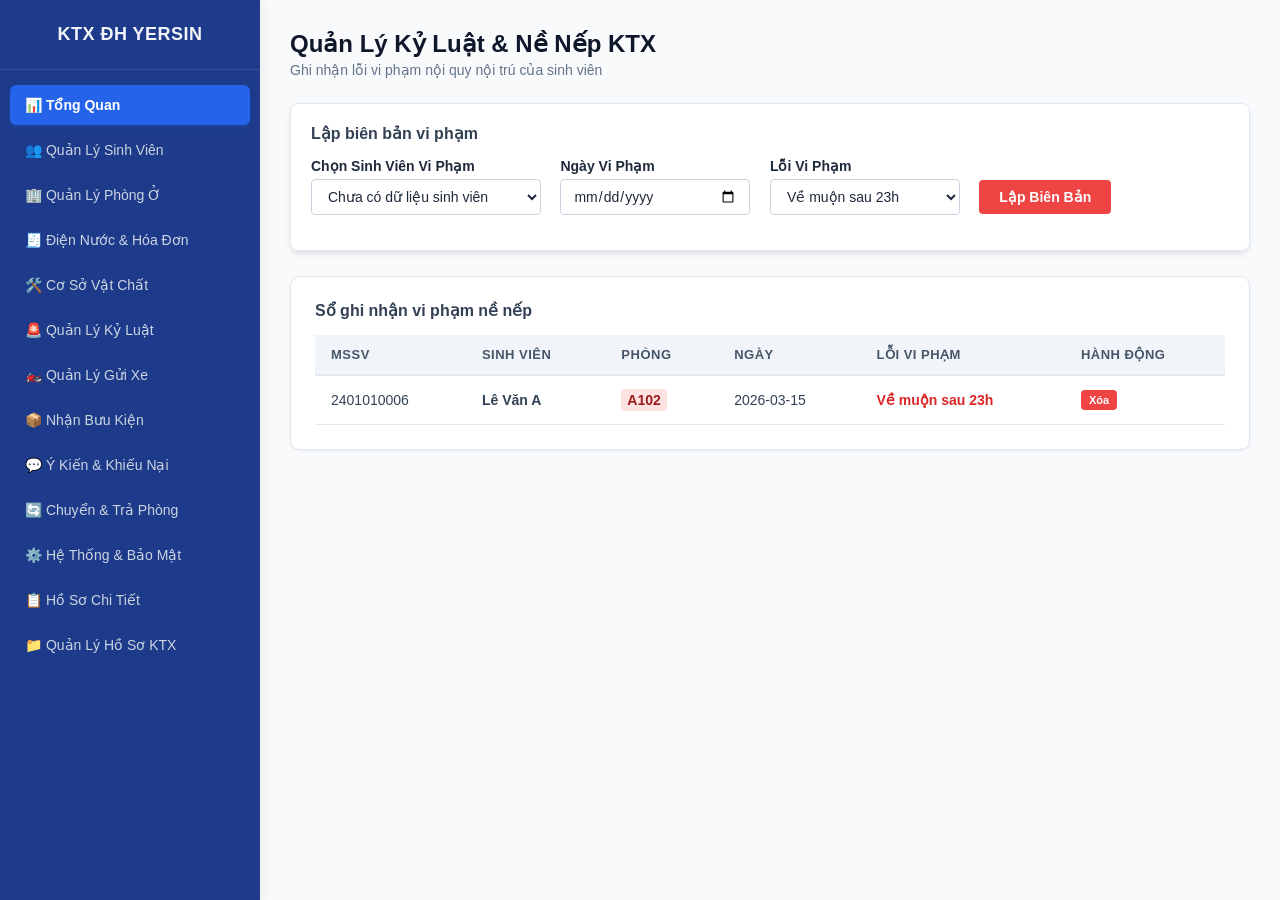
<file: kyluat.html>
<!DOCTYPE html>
<html lang="vi">
<head>
    <meta charset="UTF-8">
    <meta name="viewport" content="width=device-width, initial-scale=1.0">
    <title>KTX Yersin - Quản Lý Kỷ Luật</title>
    <link rel="stylesheet" href="css/style.css">
    <style>
        .form-container { background: #fff; padding: 20px; border-radius: 8px; box-shadow: 0 4px 6px -1px rgba(0,0,0,0.1); margin-bottom: 25px; }
        .form-group { display: inline-block; margin-right: 15px; margin-bottom: 15px; }
        .form-group label { display: block; margin-bottom: 5px; font-weight: 600; font-size: 14px; }
        .form-group input, .form-group select { padding: 8px 12px; border: 1px solid #cbd5e1; border-radius: 4px; width: 190px; }
        .btn { padding: 9px 20px; border: none; border-radius: 4px; cursor: pointer; font-weight: bold; color: #fff; background-color: #ef4444; }
    </style>
</head>
<body>
    <div class="sidebar">
        <div class="logo"><h3>KTX ĐH YERSIN</h3></div>
        <ul>
            <li><a href="index.html" class="active">📊 Tổng Quan</a></li>
            <li><a href="sinhvien.html">👥 Quản Lý Sinh Viên</a></li>
            <li><a href="phong.html">🏢 Quản Lý Phòng Ở</a></li>
            <li><a href="hoadon.html">🧾 Điện Nước & Hóa Đơn</a></li>
            <li><a href="taisan.html">🛠️ Cơ Sở Vật Chất</a></li>
            <li><a href="kyluat.html">🚨 Quản Lý Kỷ Luật</a></li>
            <li><a href="guixe.html">🏍️ Quản Lý Gửi Xe</a></li>
            <li><a href="buukien.html">📦 Nhận Bưu Kiện</a></li>
            <li><a href="khieunai.html">💬 Ý Kiến & Khiếu Nại</a></li>
            <li><a href="chuyenphong.html">🔄 Chuyển & Trả Phòng</a></li>
            <li><a href="hethong.html">⚙️ Hệ Thống & Bảo Mật</a></li>
            <li><a href="hososv.html">📋 Hồ Sơ Chi Tiết</a></li>
            <li><a href="quanlyhoso.html">📁 Quản Lý Hồ Sơ KTX</a></li>
        </ul>
    </div>
    <div class="main-content">
        <div class="header">
            <h2>Quản Lý Kỷ Luật & Nề Nếp KTX</h2>
            <p>Ghi nhận lỗi vi phạm nội quy nội trú của sinh viên</p>
        </div>
        <div class="form-container">
            <h3>Lập biên bản vi phạm</h3>
            <div style="margin-top: 15px;">
                <div class="form-group"><label>Chọn Sinh Viên Vi Phạm</label><select id="kl-mssv" style="width:230px !important;"></select></div>
                <div class="form-group"><label>Ngày Vi Phạm</label><input type="date" id="kl-ngay"></div>
                <div class="form-group">
                    <label>Lỗi Vi Phạm</label>
                    <select id="kl-loi">
                        <option value="Về muộn sau 23h">Về muộn sau 23h</option>
                        <option value="Nấu ăn trong phòng">Nấu ăn trong phòng</option>
                        <option value="Không dọn vệ sinh phòng">Không dọn vệ sinh phòng</option>
                        <option value="Gây mất trật tự ban đêm">Gây mất trật tự ban đêm</option>
                    </select>
                </div>
                <button type="button" class="btn" onclick="themKyLuat()">Lập Biên Bản</button>
            </div>
        </div>
        <div class="table-container">
            <h3>Sổ ghi nhận vi phạm nề nếp</h3>
            <table>
                <thead><tr><th>MSSV</th><th>Sinh Viên</th><th>Phòng</th><th>Ngày</th><th>Lỗi Vi Phạm</th><th>Hành động</th></tr></thead>
                <tbody id="kl-table-body"></tbody>
            </table>
        </div>
    </div>
    <script src="js/kyluat.js"></script>
</body>
</html>
</file>
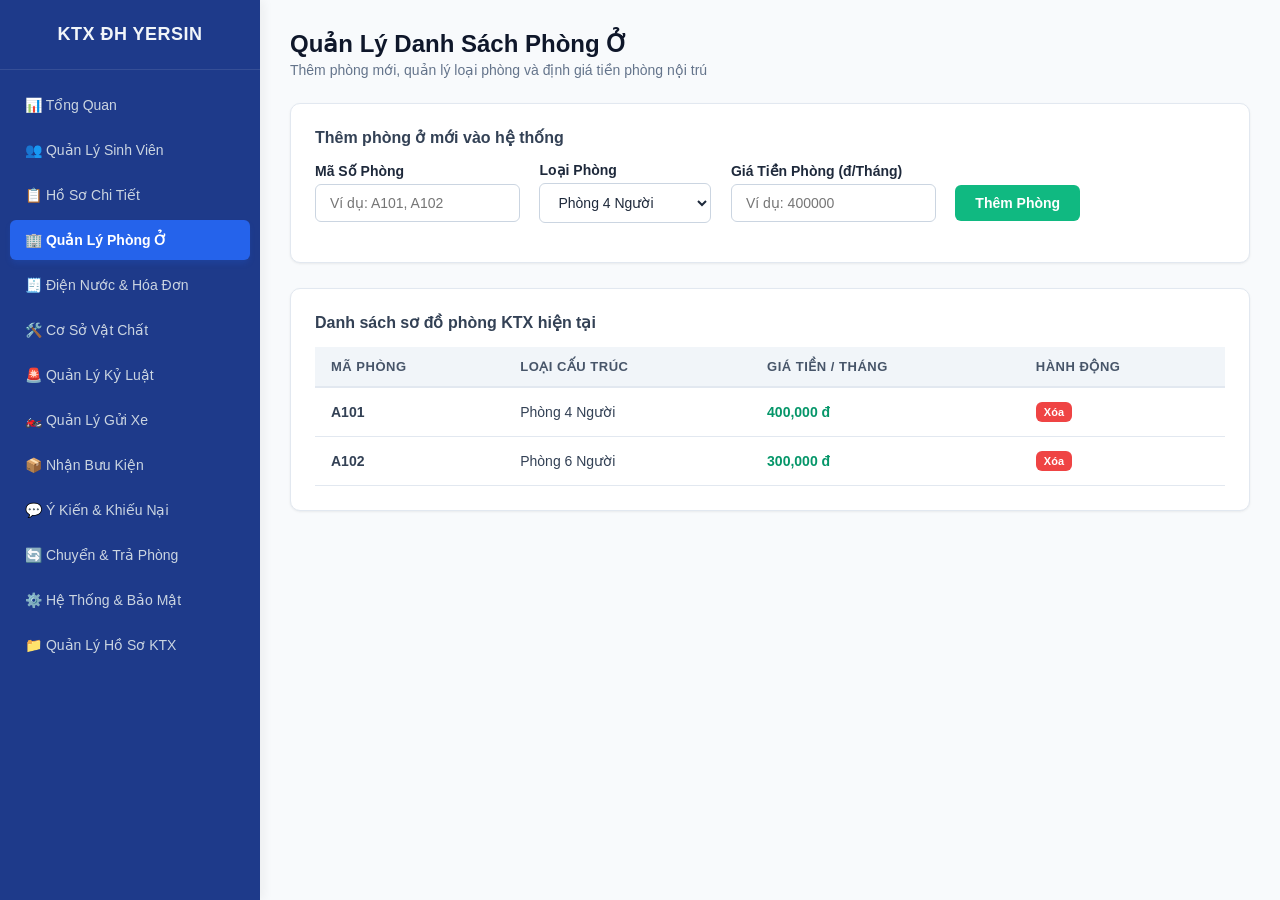
<file: phong.html>
<!DOCTYPE html>
<html lang="vi">
<head>
    <meta charset="UTF-8">
    <meta name="viewport" content="width=device-width, initial-scale=1.0">
    <title>KTX Yersin - Quản Lý Phòng Ở</title>
    <link rel="stylesheet" href="css/style.css">
</head>
<body>
    <div class="sidebar">
        <div class="logo"><h3>KTX ĐH YERSIN</h3></div>
        <ul>
            <li><a href="index.html">📊 Tổng Quan</a></li>
            <li><a href="sinhvien.html">👥 Quản Lý Sinh Viên</a></li>
            <li><a href="hososv.html">📋 Hồ Sơ Chi Tiết</a></li>
            <li><a href="phong.html" class="active">🏢 Quản Lý Phòng Ở</a></li>
            <li><a href="hoadon.html">🧾 Điện Nước & Hóa Đơn</a></li>
            <li><a href="taisan.html">🛠️ Cơ Sở Vật Chất</a></li>
            <li><a href="kyluat.html">🚨 Quản Lý Kỷ Luật</a></li>
            <li><a href="guixe.html">🏍️ Quản Lý Gửi Xe</a></li>
            <li><a href="buukien.html">📦 Nhận Bưu Kiện</a></li>
            <li><a href="khieunai.html">💬 Ý Kiến & Khiếu Nại</a></li>
            <li><a href="chuyenphong.html">🔄 Chuyển & Trả Phòng</a></li>
            <li><a href="hethong.html">⚙️ Hệ Thống & Bảo Mật</a></li>
            <li><a href="quanlyhoso.html">📁 Quản Lý Hồ Sơ KTX</a></li>
        </ul>
    </div>

    <div class="main-content">
        <div class="header">
            <h2>Quản Lý Danh Sách Phòng Ở</h2>
            <p>Thêm phòng mới, quản lý loại phòng và định giá tiền phòng nội trú</p>
        </div>

        <div class="form-container">
            <h3>Thêm phòng ở mới vào hệ thống</h3>
            <div style="margin-top: 15px;">
                <div style="display:inline-block; margin-right:15px; margin-bottom:15px;">
                    <label style="display:block; margin-bottom:5px; font-weight:600; font-size:14px;">Mã Số Phòng</label>
                    <input type="text" id="p-maphong" placeholder="Ví dụ: A101, A102">
                </div>
                <div style="display:inline-block; margin-right:15px; margin-bottom:15px;">
                    <label style="display:block; margin-bottom:5px; font-weight:600; font-size:14px;">Loại Phòng</label>
                    <select id="p-loaiphong">
                        <option value="Phòng 4 Người">Phòng 4 Người</option>
                        <option value="Phòng 6 Người">Phòng 6 Người</option>
                        <option value="Phòng VIP 2 Người">Phòng VIP 2 Người</option>
                    </select>
                </div>
                <div style="display:inline-block; margin-right:15px; margin-bottom:15px;">
                    <label style="display:block; margin-bottom:5px; font-weight:600; font-size:14px;">Giá Tiền Phòng (đ/Tháng)</label>
                    <input type="number" id="p-gia" placeholder="Ví dụ: 400000">
                </div>
                <button type="button" class="btn" onclick="themPhong()" style="background-color:#10b981;">Thêm Phòng</button>
            </div>
        </div>

        <div class="table-container">
            <h3>Danh sách sơ đồ phòng KTX hiện tại</h3>
            <table>
                <thead>
                    <tr>
                        <th>Mã Phòng</th>
                        <th>Loại Cấu Trúc</th>
                        <th>Giá Tiền / Tháng</th>
                        <th>Hành Động</th>
                    </tr>
                </thead>
                <tbody id="phong-table-body"></tbody>
            </table>
        </div>
    </div>
    <script src="js/phong.js"></script>
</body>
</html>
</file>
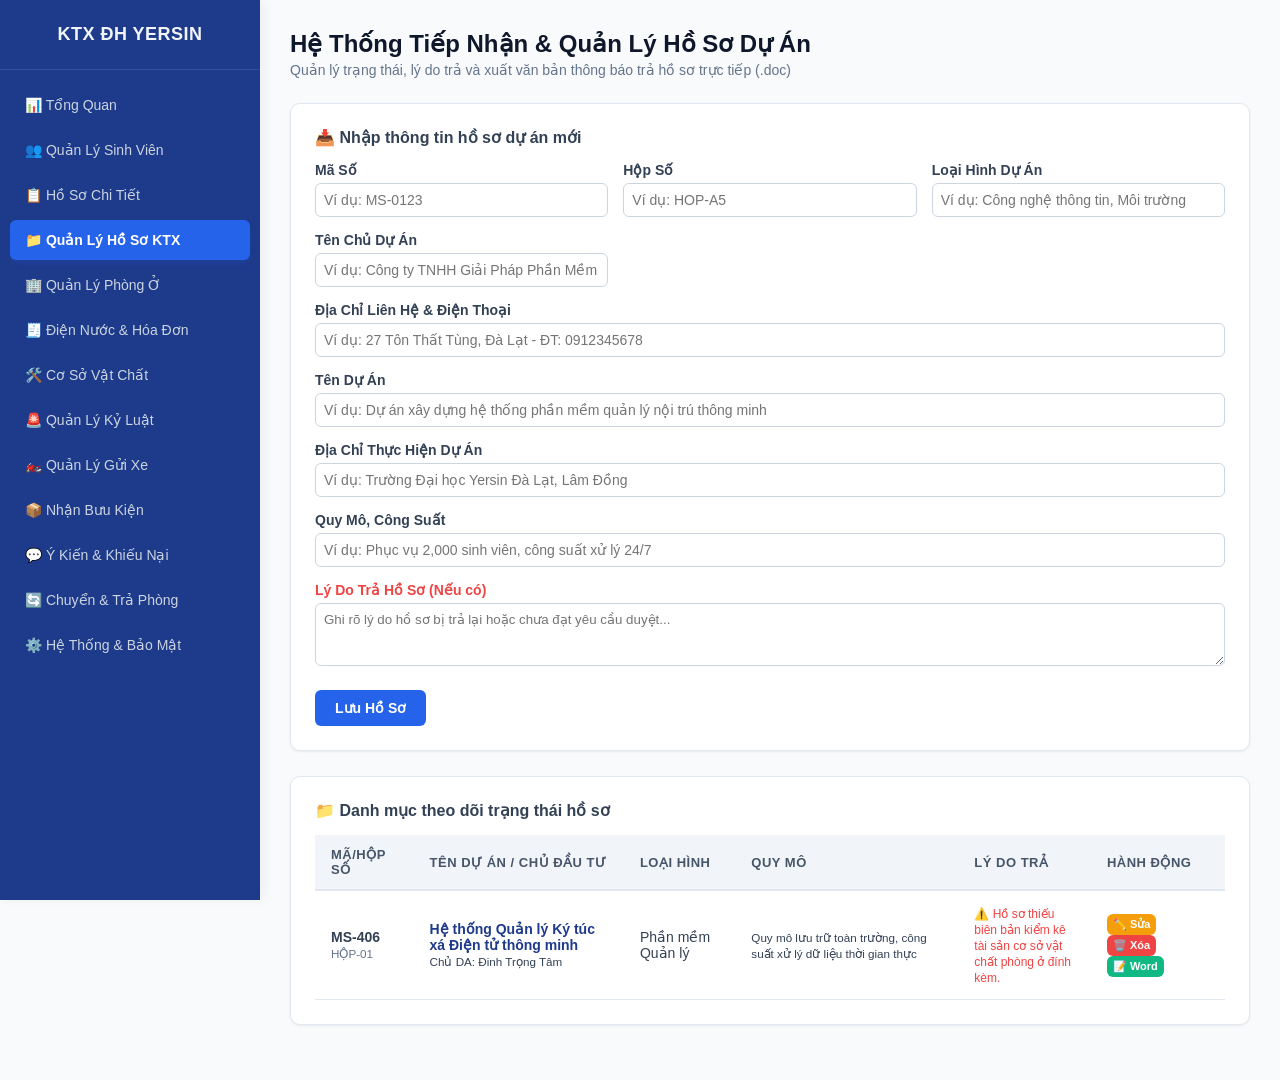
<file: quanlyhoso.html>
<!DOCTYPE html>
<html lang="vi">
<head>
    <meta charset="UTF-8">
    <meta name="viewport" content="width=device-width, initial-scale=1.0">
    <title>KTX Yersin - Quản Lý Hồ Sơ Dự Án</title>
    <link rel="stylesheet" href="css/style.css">
    <style>
        .form-grid { display: grid; grid-template-columns: repeat(auto-fit, minmax(220px, 1fr)); gap: 15px; margin-top: 15px; }
        .form-group-full { grid-column: 1 / -1; }
        .form-grid label { display: block; margin-bottom: 5px; font-weight: 600; font-size: 14px; color: #334155; }
        .form-grid input, .form-grid select, .form-grid textarea { width: 100%; padding: 8px; border: 1px solid #cbd5e1; border-radius: 6px; box-sizing: border-box; font-family: inherit; }
    </style>
</head>
<body>
    <div class="sidebar">
        <div class="logo"><h3>KTX ĐH YERSIN</h3></div>
        <ul>
            <li><a href="index.html">📊 Tổng Quan</a></li>
            <li><a href="sinhvien.html">👥 Quản Lý Sinh Viên</a></li>
            <li><a href="hososv.html">📋 Hồ Sơ Chi Tiết</a></li>
            <li><a href="quanlyhoso.html" class="active">📁 Quản Lý Hồ Sơ KTX</a></li>
            <li><a href="phong.html">🏢 Quản Lý Phòng Ở</a></li>
            <li><a href="hoadon.html">🧾 Điện Nước & Hóa Đơn</a></li>
            <li><a href="taisan.html">🛠️ Cơ Sở Vật Chất</a></li>
            <li><a href="kyluat.html">🚨 Quản Lý Kỷ Luật</a></li>
            <li><a href="guixe.html">🏍️ Quản Lý Gửi Xe</a></li>
            <li><a href="buukien.html">📦 Nhận Bưu Kiện</a></li>
            <li><a href="khieunai.html">💬 Ý Kiến & Khiếu Nại</a></li>
            <li><a href="chuyenphong.html">🔄 Chuyển & Trả Phòng</a></li>
            <li><a href="hethong.html">⚙️ Hệ Thống & Bảo Mật</a></li>
        </ul>
    </div>

    <div class="main-content">
        <div class="header">
            <h2>Hệ Thống Tiếp Nhận & Quản Lý Hồ Sơ Dự Án</h2>
            <p>Quản lý trạng thái, lý do trả và xuất văn bản thông báo trả hồ sơ trực tiếp (.doc)</p>
        </div>

        <div class="form-container">
            <h3 id="form-title">📥 Nhập thông tin hồ sơ dự án mới</h3>
            <input type="hidden" id="hs-edit-idx" value="-1">
            
            <div class="form-grid">
                <div>
                    <label>Mã Số</label>
                    <input type="text" id="hs-ma" placeholder="Ví dụ: MS-0123">
                </div>
                <div>
                    <label>Hộp Số</label>
                    <input type="text" id="hs-hop" placeholder="Ví dụ: HOP-A5">
                </div>
                <div>
                    <label>Loại Hình Dự Án</label>
                    <input type="text" id="hs-loaihinh" placeholder="Ví dụ: Công nghệ thông tin, Môi trường">
                </div>
                <div>
                    <label>Tên Chủ Dự Án</label>
                    <input type="text" id="hs-chudaon" placeholder="Ví dụ: Công ty TNHH Giải Pháp Phần Mềm">
                </div>
                <div class="form-group-full">
                    <label>Địa Chỉ Liên Hệ & Điện Thoại</label>
                    <input type="text" id="hs-lienhe" placeholder="Ví dụ: 27 Tôn Thất Tùng, Đà Lạt - ĐT: 0912345678">
                </div>
                <div class="form-group-full">
                    <label>Tên Dự Án</label>
                    <input type="text" id="hs-tenduan" placeholder="Ví dụ: Dự án xây dựng hệ thống phần mềm quản lý nội trú thông minh">
                </div>
                <div class="form-group-full">
                    <label>Địa Chỉ Thực Hiện Dự Án</label>
                    <input type="text" id="hs-diachithuchien" placeholder="Ví dụ: Trường Đại học Yersin Đà Lạt, Lâm Đồng">
                </div>
                <div class="form-group-full">
                    <label>Quy Mô, Công Suất</label>
                    <input type="text" id="hs-quymo" placeholder="Ví dụ: Phục vụ 2,000 sinh viên, công suất xử lý 24/7">
                </div>
                <div class="form-group-full">
                    <label style="color: #ef4444;">Lý Do Trả Hồ Sơ (Nếu có)</label>
                    <textarea id="hs-lydotra" placeholder="Ghi rõ lý do hồ sơ bị trả lại hoặc chưa đạt yêu cầu duyệt..." rows="3"></textarea>
                </div>
            </div>
            
            <div style="margin-top: 20px;">
                <button type="button" id="btn-submit-hs" class="btn" onclick="luuHoSoPro()" style="background-color:#2563eb;">Lưu Hồ Sơ</button>
                <button type="button" id="btn-cancel-hs" class="btn" onclick="huyCheDoSuaPro()" style="background-color:#64748b; display:none; margin-left:10px;">Hủy Chỉnh Sửa</button>
            </div>
        </div>

        <div class="table-container">
            <h3>📁 Danh mục theo dõi trạng thái hồ sơ</h3>
            <table>
                <thead>
                    <tr>
                        <th>Mã/Hộp Số</th>
                        <th>Tên Dự Án / Chủ Đầu Tư</th>
                        <th>Loại Hình</th>
                        <th>Quy Mô</th>
                        <th>Lý Do Trả</th>
                        <th>Hành Động</th>
                    </tr>
                </thead>
                <tbody id="hoso-table-body"></tbody>
            </table>
        </div>
    </div>
    <script src="js/quanlyhoso.js"></script>
</body>
</html>
</file>
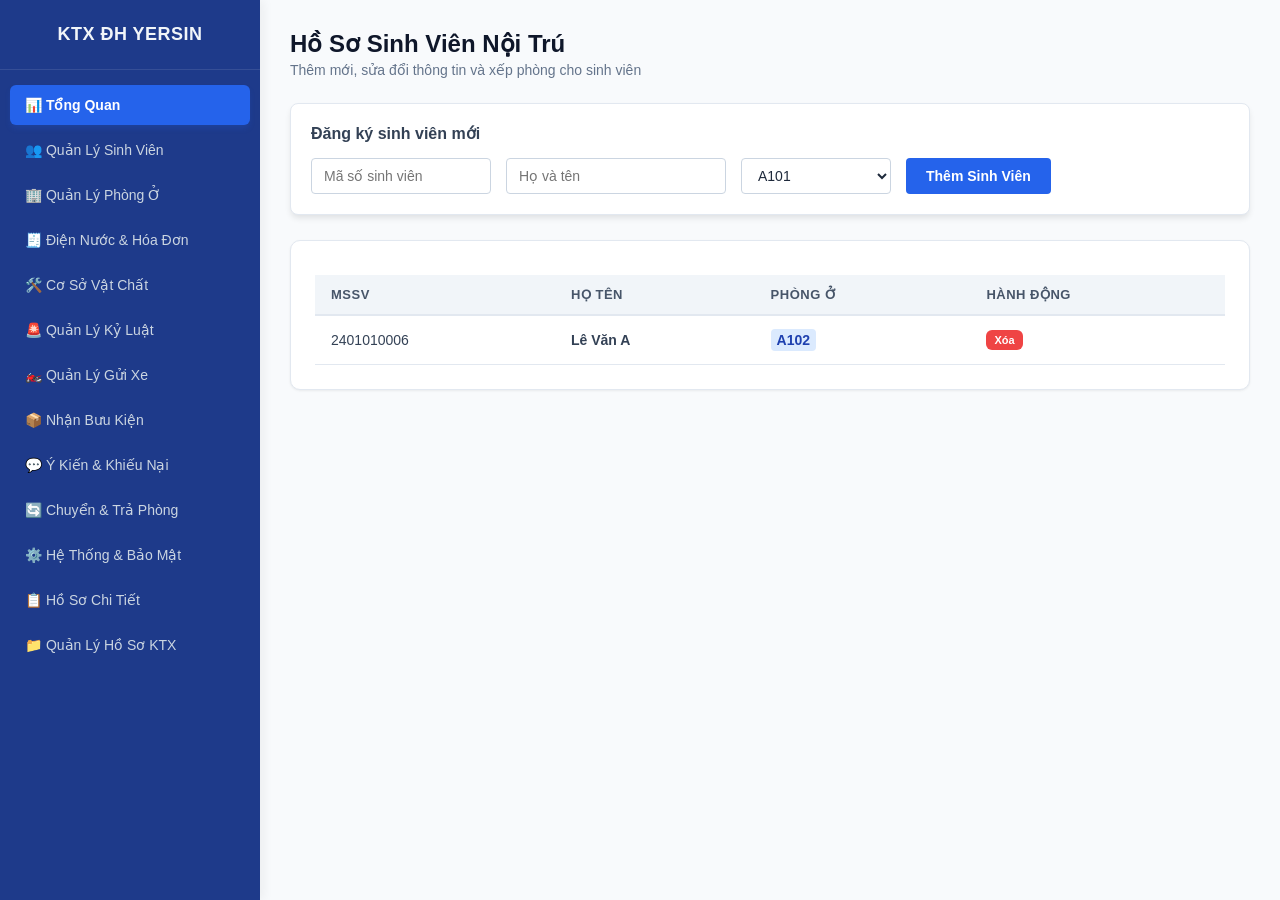
<file: sinhvien.html>
<!DOCTYPE html>
<html lang="vi">
<head>
    <meta charset="UTF-8">
    <meta name="viewport" content="width=device-width, initial-scale=1.0">
    <title>KTX Yersin - Quản Lý Sinh Viên</title>
    <link rel="stylesheet" href="css/style.css">
</head>
<body>
    <div class="sidebar">
        <div class="logo"><h3>KTX ĐH YERSIN</h3></div>
        <ul>
            <li><a href="index.html" class="active">📊 Tổng Quan</a></li>
            <li><a href="sinhvien.html">👥 Quản Lý Sinh Viên</a></li>
            <li><a href="phong.html">🏢 Quản Lý Phòng Ở</a></li>
            <li><a href="hoadon.html">🧾 Điện Nước & Hóa Đơn</a></li>
            <li><a href="taisan.html">🛠️ Cơ Sở Vật Chất</a></li>
            <li><a href="kyluat.html">🚨 Quản Lý Kỷ Luật</a></li>
            <li><a href="guixe.html">🏍️ Quản Lý Gửi Xe</a></li>
            <li><a href="buukien.html">📦 Nhận Bưu Kiện</a></li>
            <li><a href="khieunai.html">💬 Ý Kiến & Khiếu Nại</a></li>
            <li><a href="chuyenphong.html">🔄 Chuyển & Trả Phòng</a></li>
            <li><a href="hethong.html">⚙️ Hệ Thống & Bảo Mật</a></li>
            <li><a href="hososv.html">📋 Hồ Sơ Chi Tiết</a></li>
            <li><a href="quanlyhoso.html">📁 Quản Lý Hồ Sơ KTX</a></li>
        </ul>
    </div>
    <div class="main-content">
        <div class="header">
            <h2>Hồ Sơ Sinh Viên Nội Trú</h2>
            <p>Thêm mới, sửa đổi thông tin và xếp phòng cho sinh viên</p>
        </div>
        <div class="form-container" style="background:#fff; padding:20px; border-radius:8px; box-shadow:0 4px 6px -1px rgba(0,0,0,0.1); margin-bottom:25px;">
            <h3>Đăng ký sinh viên mới</h3>
            <div style="margin-top:15px; display:flex; flex-wrap:wrap; gap:15px;">
                <input type="text" id="sv-mssv" placeholder="Mã số sinh viên" style="padding:8px 12px; border:1px solid #cbd5e1; border-radius:4px; width:180px;">
                <input type="text" id="sv-hoTen" placeholder="Họ và tên" style="padding:8px 12px; border:1px solid #cbd5e1; border-radius:4px; width:220px;">
                <select id="sv-phong" style="padding:8px 12px; border:1px solid #cbd5e1; border-radius:4px; width:150px;"></select>
                <button class="btn" onclick="themSinhVien()" style="padding:9px 20px; border:none; border-radius:4px; cursor:pointer; font-weight:bold; color:#fff; background-color:#2563eb;">Thêm Sinh Viên</button>
            </div>
        </div>
        <div class="table-container">
            <table>
                <thead><tr><th>MSSV</th><th>Họ Tên</th><th>Phòng Ở</th><th>Hành Động</th></tr></thead>
                <tbody id="sv-table-body"></tbody>
            </table>
        </div>
    </div>
    <script src="js/sinhvien.js"></script>
</body>
</html>
</file>
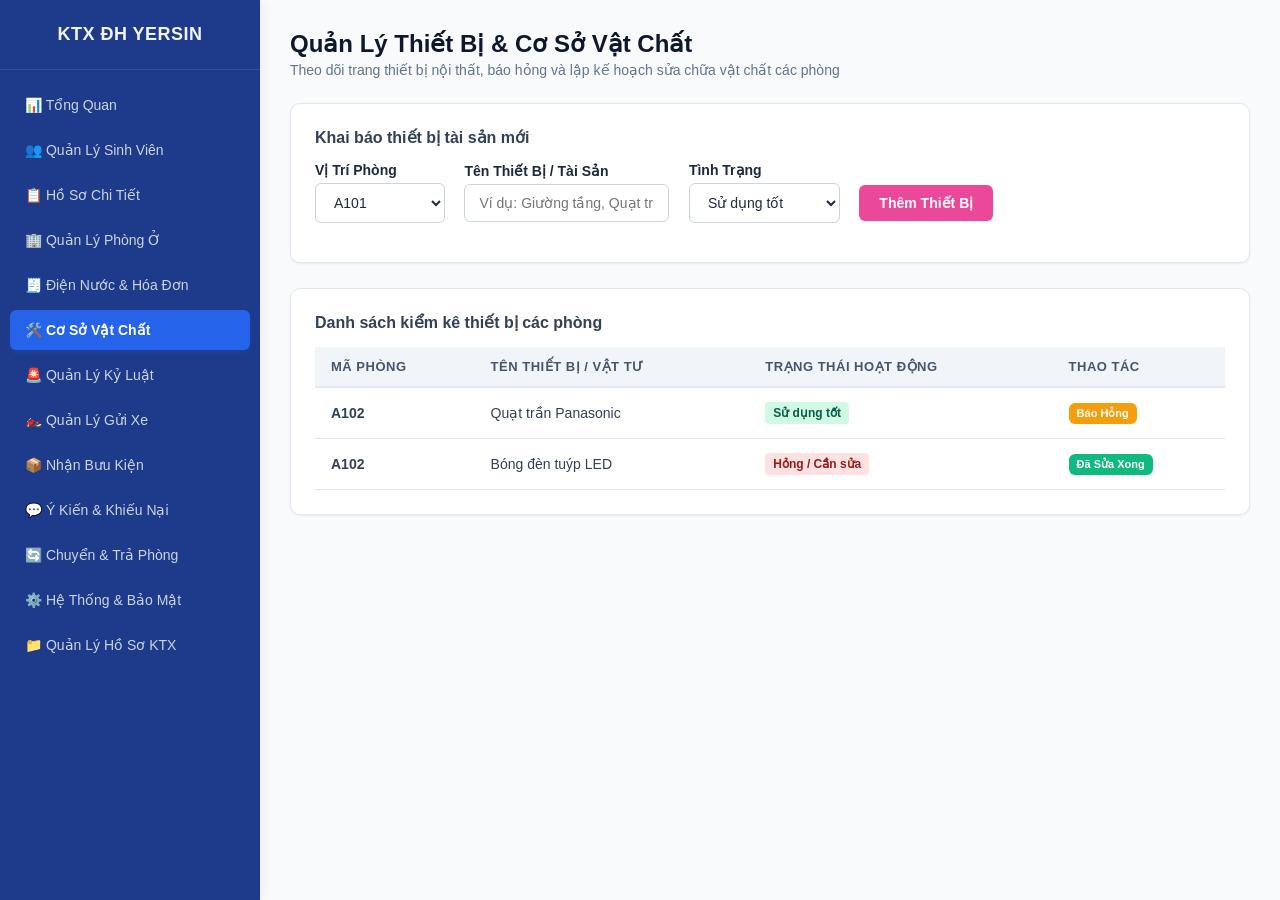
<file: taisan.html>
<!DOCTYPE html>
<html lang="vi">
<head>
    <meta charset="UTF-8">
    <meta name="viewport" content="width=device-width, initial-scale=1.0">
    <title>KTX Yersin - Cơ Sở Vật Chất</title>
    <link rel="stylesheet" href="css/style.css">
    <style>
        .badge-good { background-color: #d1fae5; color: #065f46; }
        .badge-broken { background-color: #fee2e2; color: #991b1b; }
    </style>
</head>
<body>
    <div class="sidebar">
        <div class="logo"><h3>KTX ĐH YERSIN</h3></div>
        <ul>
            <li><a href="index.html">📊 Tổng Quan</a></li>
            <li><a href="sinhvien.html">👥 Quản Lý Sinh Viên</a></li>
            <li><a href="hososv.html">📋 Hồ Sơ Chi Tiết</a></li>
            <li><a href="phong.html">🏢 Quản Lý Phòng Ở</a></li>
            <li><a href="hoadon.html">🧾 Điện Nước & Hóa Đơn</a></li>
            <li><a href="taisan.html" class="active">🛠️ Cơ Sở Vật Chất</a></li>
            <li><a href="kyluat.html">🚨 Quản Lý Kỷ Luật</a></li>
            <li><a href="guixe.html">🏍️ Quản Lý Gửi Xe</a></li>
            <li><a href="buukien.html">📦 Nhận Bưu Kiện</a></li>
            <li><a href="khieunai.html">💬 Ý Kiến & Khiếu Nại</a></li>
            <li><a href="chuyenphong.html">🔄 Chuyển & Trả Phòng</a></li>
            <li><a href="hethong.html">⚙️ Hệ Thống & Bảo Mật</a></li>
            <li><a href="quanlyhoso.html">📁 Quản Lý Hồ Sơ KTX</a></li>
        </ul>
    </div>

    <div class="main-content">
        <div class="header">
            <h2>Quản Lý Thiết Bị & Cơ Sở Vật Chất</h2>
            <p>Theo dõi trang thiết bị nội thất, báo hỏng và lập kế hoạch sửa chữa vật chất các phòng</p>
        </div>

        <div class="form-container">
            <h3>Khai báo thiết bị tài sản mới</h3>
            <div style="margin-top: 15px;">
                <div style="display:inline-block; margin-right:15px; margin-bottom:15px;">
                    <label style="display:block; margin-bottom:5px; font-weight:600; font-size:14px;">Vị Trí Phòng</label>
                    <select id="ts-phong" style="width:130px;"></select>
                </div>
                <div style="display:inline-block; margin-right:15px; margin-bottom:15px;">
                    <label style="display:block; margin-bottom:5px; font-weight:600; font-size:14px;">Tên Thiết Bị / Tài Sản</label>
                    <input type="text" id="ts-ten" placeholder="Ví dụ: Giường tầng, Quạt trần">
                </div>
                <div style="display:inline-block; margin-right:15px; margin-bottom:15px;">
                    <label style="display:block; margin-bottom:5px; font-weight:600; font-size:14px;">Tình Trạng</label>
                    <select id="ts-tinhtrang">
                        <option value="Sử dụng tốt">Sử dụng tốt</option>
                        <option value="Hỏng / Cần sửa">Hỏng / Cần sửa</option>
                    </select>
                </div>
                <button type="button" class="btn" onclick="themTaiSan()" style="background-color:#ec4899;">Thêm Thiết Bị</button>
            </div>
        </div>

        <div class="table-container">
            <h3>Danh sách kiểm kê thiết bị các phòng</h3>
            <table>
                <thead>
                    <tr>
                        <th>Mã Phòng</th>
                        <th>Tên Thiết Bị / Vật Tư</th>
                        <th>Trạng Thái Hoạt Động</th>
                        <th>Thao Tác</th>
                    </tr>
                </thead>
                <tbody id="taisan-table-body"></tbody>
            </table>
        </div>
    </div>
    <script src="js/taisan.js"></script>
</body>
</html>
</file>
<file: css/style.css>
:root {
    --primary-color: #1e3a8a;    /* Xanh Navy đậm cho Sidebar */
    --primary-hover: #1e40af;    /* Màu khi hover menu */
    --accent-color: #2563eb;     /* Xanh chủ đạo nút bấm chính */
    --bg-color: #f8fafc;         /* Nền xám nhạt dịu mắt */
    --text-color: #1e293b;       /* Chữ xám đen hiện đại */
    --border-color: #e2e8f0;     /* Viền kẻ bảng nhạt */
    --sidebar-width: 260px;      /* Độ rộng menu PC */
}

* {
    margin: 0;
    padding: 0;
    box-sizing: border-box;
    font-family: 'Segoe UI', Roboto, Helvetica, Arial, sans-serif;
}

body {
    background-color: var(--bg-color);
    color: var(--text-color);
    display: flex;
    min-height: 100vh;
}

.sidebar {
    width: var(--sidebar-width);
    background-color: var(--primary-color);
    color: white;
    position: fixed;
    top: 0;
    left: 0;
    bottom: 0;
    z-index: 100;
    transition: all 0.3s ease;
    box-shadow: 4px 0 10px rgba(0, 0, 0, 0.05);
}

.sidebar .logo {
    padding: 24px 20px;
    border-bottom: 1px solid rgba(255, 255, 255, 0.1);
    text-align: center;
}

.sidebar .logo h3 {
    font-size: 18px;
    font-weight: 700;
    letter-spacing: 0.5px;
    color: #f1f5f9;
}

.sidebar ul {
    list-style: none;
    padding: 15px 10px;
}

.sidebar ul li {
    margin-bottom: 5px;
}

.sidebar ul li a {
    display: flex;
    align-items: center;
    color: #cbd5e1;
    text-decoration: none;
    padding: 12px 15px;
    border-radius: 6px;
    font-size: 14px;
    font-weight: 500;
    transition: all 0.2s ease;
}

.sidebar ul li a:hover {
    background-color: var(--primary-hover);
    color: white;
}

.sidebar ul li a.active {
    background-color: var(--accent-color);
    color: white;
    font-weight: 600;
    box-shadow: 0 4px 6px -1px rgba(37, 99, 235, 0.2);
}

.main-content {
    flex: 1;
    margin-left: var(--sidebar-width);
    padding: 30px;
    min-width: 0; /* Tránh tràn layout trên flexbox */
    transition: all 0.3s ease;
}

.header {
    margin-bottom: 25px;
}

.header h2 {
    font-size: 24px;
    font-weight: 700;
    color: #0f172a;
}

.header p {
    color: #64748b;
    margin-top: 4px;
    font-size: 14px;
}

.form-container, .table-container {
    background: #ffffff;
    padding: 24px;
    border-radius: 10px;
    box-shadow: 0 1px 3px rgba(0,0,0,0.05), 0 1px 2px rgba(0,0,0,0.02);
    margin-bottom: 25px;
    border: 1px solid var(--border-color);
}

.form-container h3, .table-container h3 {
    font-size: 16px;
    font-weight: 600;
    color: #334155;
    margin-bottom: 15px;
}

/* Cấu trúc Table hiện đại chống tràn chữ */
table {
    width: 100%;
    border-collapse: collapse;
    margin-top: 10px;
    text-align: left;
}

table th {
    background-color: #f1f5f9;
    color: #475569;
    font-weight: 600;
    font-size: 13px;
    padding: 12px 16px;
    border-bottom: 2px solid var(--border-color);
    text-transform: uppercase;
    letter-spacing: 0.5px;
}

table td {
    padding: 14px 16px;
    border-bottom: 1px solid var(--border-color);
    font-size: 14px;
    color: #334155;
}

table tbody tr:hover {
    background-color: #f8fafc;
}

/* Các nhãn trạng thái (Badges) */
.badge {
    padding: 4px 8px;
    border-radius: 4px;
    font-weight: 600;
    font-size: 12px;
    display: inline-block;
}
.badge-waiting { background-color: #fef3c7; color: #92400e; } /* Chờ lấy - vàng */
.badge-done { background-color: #d1fae5; color: #065f46; }    /* Đã nhận/Đã đóng - xanh lá */
.btn {
    display: inline-flex;
    align-items: center;
    justify-content: center;
    padding: 10px 20px;
    border: none;
    border-radius: 6px;
    cursor: pointer;
    font-weight: 600;
    font-size: 14px;
    color: #ffffff;
    background-color: var(--accent-color);
    transition: background 0.2s ease;
}

.btn:hover {
    filter: brightness(95%);
}

input, select {
    padding: 10px 14px;
    border: 1px solid #cbd5e1;
    border-radius: 6px;
    outline: none;
    font-size: 14px;
    color: var(--text-color);
    background-color: #fff;
    transition: border-color 0.2s;
}

input:focus, select:focus {
    border-color: var(--accent-color);
    box-shadow: 0 0 0 3px rgba(37, 99, 235, 0.1);
}
@media (max-width: 768px) {
    body {
        flex-direction: column; /* Chuyển bố cục sang dọc */
    }

    /* Menu Sidebar biến thành Thanh điều hướng ngang ở trên cùng màn hình ĐT */
    .sidebar {
        width: 100%;
        position: relative;
        height: auto;
        box-shadow: 0 2px 5px rgba(0,0,0,0.1);
    }

    .sidebar .logo {
        padding: 15px;
    }

    /* Cuộn ngang menu nếu lướt trên điện thoại không lo tràn viền */
    .sidebar ul {
        display: flex;
        overflow-x: auto;
        padding: 10px 5px;
        white-space: nowrap;
        -webkit-overflow-scrolling: touch;
    }

    .sidebar ul::-webkit-scrollbar {
        display: none; /* Ẩn thanh cuộn xấu xí trên di động */
    }

    .sidebar ul li {
        margin-bottom: 0;
        margin-right: 5px;
        flex-shrink: 0;
    }

    .sidebar ul li a {
        padding: 8px 12px;
        font-size: 13px;
    }

    /* Đẩy phần nội dung chính xuống dưới menu di động */
    .main-content {
        margin-left: 0;
        padding: 15px;
    }

    .header h2 {
        font-size: 20px;
    }

    /* Tự động ngắt hàng các ô nhập liệu trong form trên ĐT */
    .form-container div, 
    .form-container style + div {
        display: flex !important;
        flex-direction: column !important;
        gap: 12px !important;
    }

    .form-group, input, select, .btn {
        width: 100% !important; /* Co giãn full màn hình điện thoại */
        margin-right: 0 !important;
        margin-bottom: 0 !important;
    }

    /* Chống vỡ bảng dữ liệu khi xem trên màn hình nhỏ */
    .table-container {
        padding: 12px;
        overflow-x: auto; /* Tạo thanh cuộn ngang mượt cho bảng khi bị quá khổ ĐT */
    }

    table th, table td {
        padding: 10px 8px;
        font-size: 13px;
    }
}
</file>
